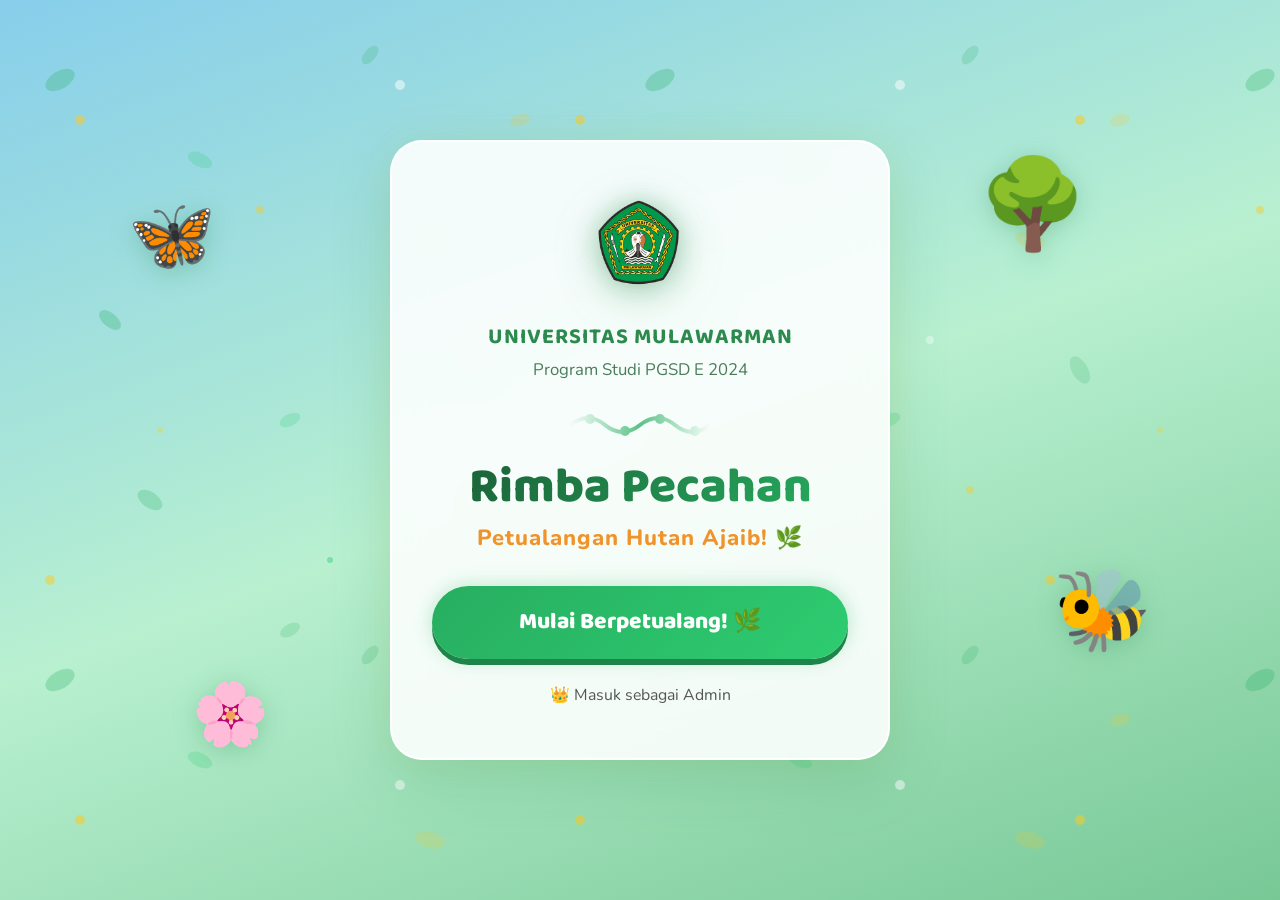
<file: index.html>
<!DOCTYPE html>
<html lang="id">
<head>
    <meta charset="UTF-8">
    <meta name="viewport" content="width=device-width, initial-scale=1.0">
    <meta name="description" content="Rimba Ajaib Pecahan - eLKPD Matematika Pecahan untuk siswa SD dengan tema hutan ajaib yang menyenangkan.">
    <title>E-LKPD Matematika - Universitas Mulawarman</title>
    <link rel="stylesheet" href="css/style.css">
    <style>
        .login-wrap {
            min-height: 100vh; display: flex;
            align-items: center; justify-content: center;
            padding: 24px; position: relative; overflow: hidden;
            background: linear-gradient(160deg, #87ceeb 0%, #b8f0d0 50%, #78c896 100%);
        }

        .login-panel {
            max-width: 500px; width: 100%;
            padding: 50px 40px;
            animation: slideUp 1s cubic-bezier(0.68,-0.55,0.265,1.55);
            text-align: center; z-index: 10;
            background: rgba(255,255,255,0.88);
            border: 2px solid rgba(255,255,255,0.95);
            box-shadow: 0 20px 60px rgba(45,138,78,0.2), 0 0 40px rgba(249,202,36,0.08);
        }

        .logo-mascot {
            margin-bottom: 15px;
            filter: drop-shadow(0 8px 20px rgba(45,138,78,0.3));
            animation: float 3s ease-in-out infinite;
        }

        .login-title {
            font-family: 'Baloo 2', sans-serif;
            font-size: 2.8rem; font-weight: 900;
            background: linear-gradient(135deg, #1a5c35, #27ae60);
            -webkit-background-clip: text; -webkit-text-fill-color: transparent;
            background-clip: text; margin-bottom: 6px;
            line-height: 1.1;
        }

        .login-sub { color: var(--honey-orange); font-size: 1.25rem; font-weight: 800; margin-bottom: 30px; letter-spacing: 1px; }

        /* Forest vine ornament */
        .forest-ornament {
            width: 140px; height: 32px; margin: 0 auto 20px;
            background: linear-gradient(90deg, transparent, var(--leaf-vivid), transparent);
            mask: url("data:image/svg+xml,%3Csvg xmlns='http://www.w3.org/2000/svg' viewBox='0 0 140 32'%3E%3Cpath d='M0 16Q18 2 35 16T70 16T105 16T140 16' stroke='white' stroke-width='4' fill='none'/%3E%3Ccircle cx='20' cy='10' r='5' fill='white'/%3E%3Ccircle cx='55' cy='22' r='5' fill='white'/%3E%3Ccircle cx='90' cy='10' r='5' fill='white'/%3E%3Ccircle cx='125' cy='22' r='5' fill='white'/%3E%3C/svg%3E");
            -webkit-mask: url("data:image/svg+xml,%3Csvg xmlns='http://www.w3.org/2000/svg' viewBox='0 0 140 32'%3E%3Cpath d='M0 16Q18 2 35 16T70 16T105 16T140 16' stroke='white' stroke-width='4' fill='none'/%3E%3Ccircle cx='20' cy='10' r='5' fill='white'/%3E%3Ccircle cx='55' cy='22' r='5' fill='white'/%3E%3Ccircle cx='90' cy='10' r='5' fill='white'/%3E%3Ccircle cx='125' cy='22' r='5' fill='white'/%3E%3C/svg%3E");
            opacity: 0.75;
        }

        /* Floating Forest Elements */
        .mascot-side {
            position: absolute; font-size: 4rem; animation: float 4s ease-in-out infinite;
            filter: drop-shadow(0 4px 12px rgba(45,138,78,0.3)); pointer-events: none; z-index: 1;
        }
        .mascot-left   { left: 10%; top: 20%; animation-delay: 0.5s; }
        .mascot-right  { right: 10%; bottom: 25%; animation-delay: 1s; font-size: 4.5rem; }
        .mascot-flower { left: 15%; bottom: 15%; font-size: 3.5rem; animation: float 5s ease-in-out infinite alternate; }
        .mascot-tree   { right: 15%; top: 15%; font-size: 5rem; animation: breathe 6s ease-in-out infinite; }

        .univ-title {
            color: var(--forest-mid);
            font-family: 'Baloo 2', sans-serif;
            font-size: 1.25rem;
            margin-bottom: 2px;
            text-transform: uppercase;
            letter-spacing: 1px;
            font-weight: 700;
        }

        .univ-sub {
            color: var(--text-secondary);
            font-size: 0.95rem;
            margin-bottom: 25px;
        }

        .btn-mulai {
            display: block; width: 100%; text-decoration: none; padding: 18px; margin-top: 10px;
            background: linear-gradient(135deg, #27ae60, #2ecc71);
            color: #fff; font-family: 'Baloo 2', sans-serif; font-weight: 900; font-size: 1.3rem;
            border-radius: var(--radius-full); box-shadow: 0 6px 0 #1e8449, 0 0 20px rgba(39,174,96,0.3);
            transition: all var(--transition-med); animation: pulseGlow 2s infinite;
        }
        .btn-mulai:hover  { transform: translateY(-3px); box-shadow: 0 9px 0 #1e8449, 0 0 30px rgba(39,174,96,0.5); }
        .btn-mulai:active { transform: translateY(4px);  box-shadow: 0 0 0 #1e8449; }

        @media (max-width: 1024px) {
            .mascot-left { left: 5%; } .mascot-right { right: 5%; }
            .mascot-flower { left: 8%; } .mascot-tree { right: 8%; }
        }
        @media (max-width: 768px) {
            .mascot-left, .mascot-right, .mascot-flower, .mascot-tree { opacity: 0.4; }
            .mascot-right { bottom: 10%; } .mascot-left { top: 10%; }
        }
        @media (max-width: 600px) {
            .login-panel { padding: 35px 24px; }
            .login-title { font-size: 2.2rem; }
            .mascot-side { display: none; }
        }
    </style>
</head>
<body>

    <main class="login-wrap">
        <!-- Floating Forest Elements -->
        <div class="mascot-side mascot-left anim-breathe">🦋</div>
        <div class="mascot-side mascot-right anim-float">🐝</div>
        <div class="mascot-side mascot-flower">🌸</div>
        <div class="mascot-side mascot-tree">🌳</div>

        <!-- Forest leaf layers from style.css -->
        <div class="forest-layer layer1"></div>
        <div class="forest-layer layer2"></div>

        <section class="glass-panel login-panel">

            <!-- University Logo -->
            <div class="logo-mascot">
                <img src="img/univ.png" alt="Logo Universitas" style="width: 105px; height: 105px; object-fit: contain; filter: drop-shadow(0 0 12px rgba(45,138,78,0.3));">
            </div>

            <h2 class="univ-title">Universitas Mulawarman</h2>
            <p class="univ-sub">Program Studi PGSD E 2024</p>

            <div class="forest-ornament"></div>

            <h1 class="login-title">Rimba Pecahan</h1>
            <p class="login-sub">Petualangan Hutan Ajaib! 🌿</p>

            <a href="login.html" class="btn-mulai" onclick="if(typeof AudioManager !== 'undefined') AudioManager.playClick();">
                Mulai Berpetualang! 🌿
            </a>

            <div style="margin-top: 24px; font-size: 0.9rem;">
                <a href="admin_login.html" style="color: #555; text-decoration: none;">👑 Masuk sebagai Admin</a>
            </div>

        </section>
    </main>

    <script src="js/script.js"></script>
    <script>
        // Auto-redirect to login page after 3.5 seconds
        setTimeout(() => {
            if(typeof AudioManager !== 'undefined') AudioManager.playClick();
            navigasiHalaman('login.html');
        }, 3500);
    </script>
</body>
</html>
</file>
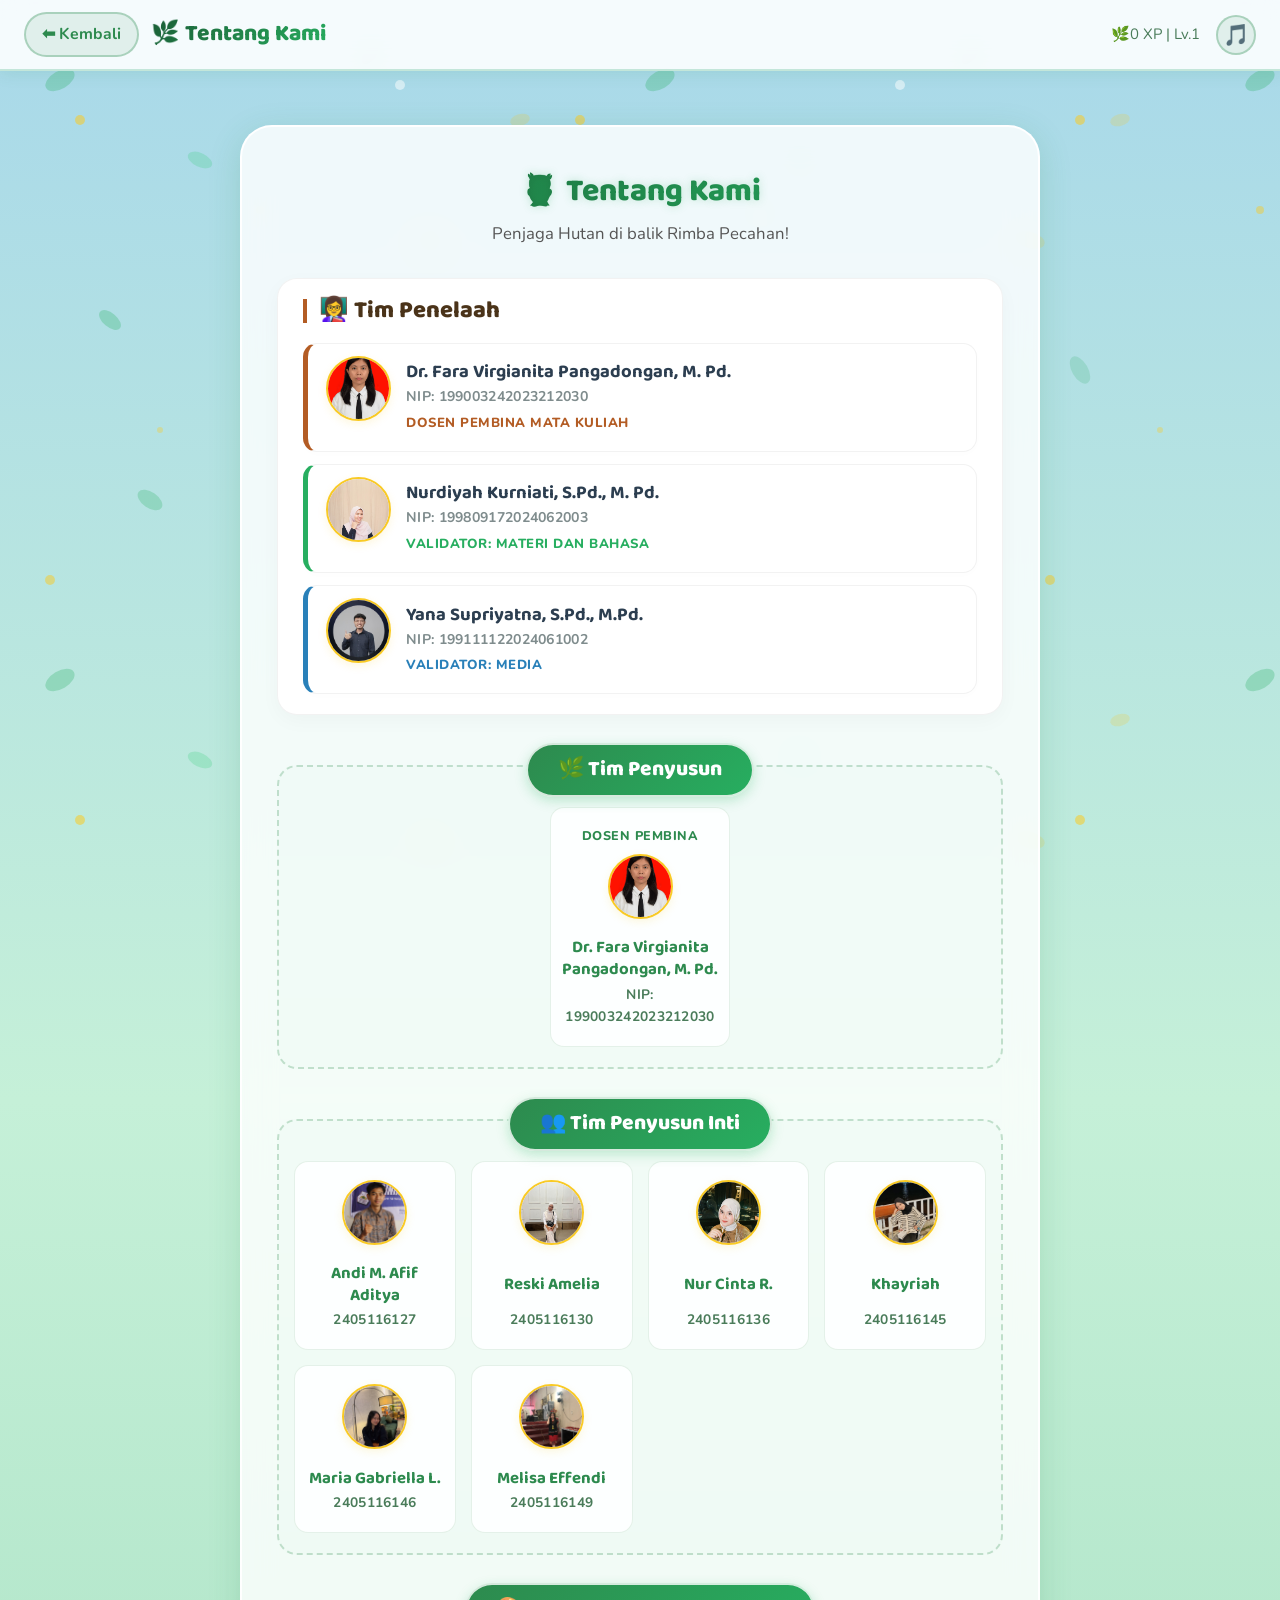
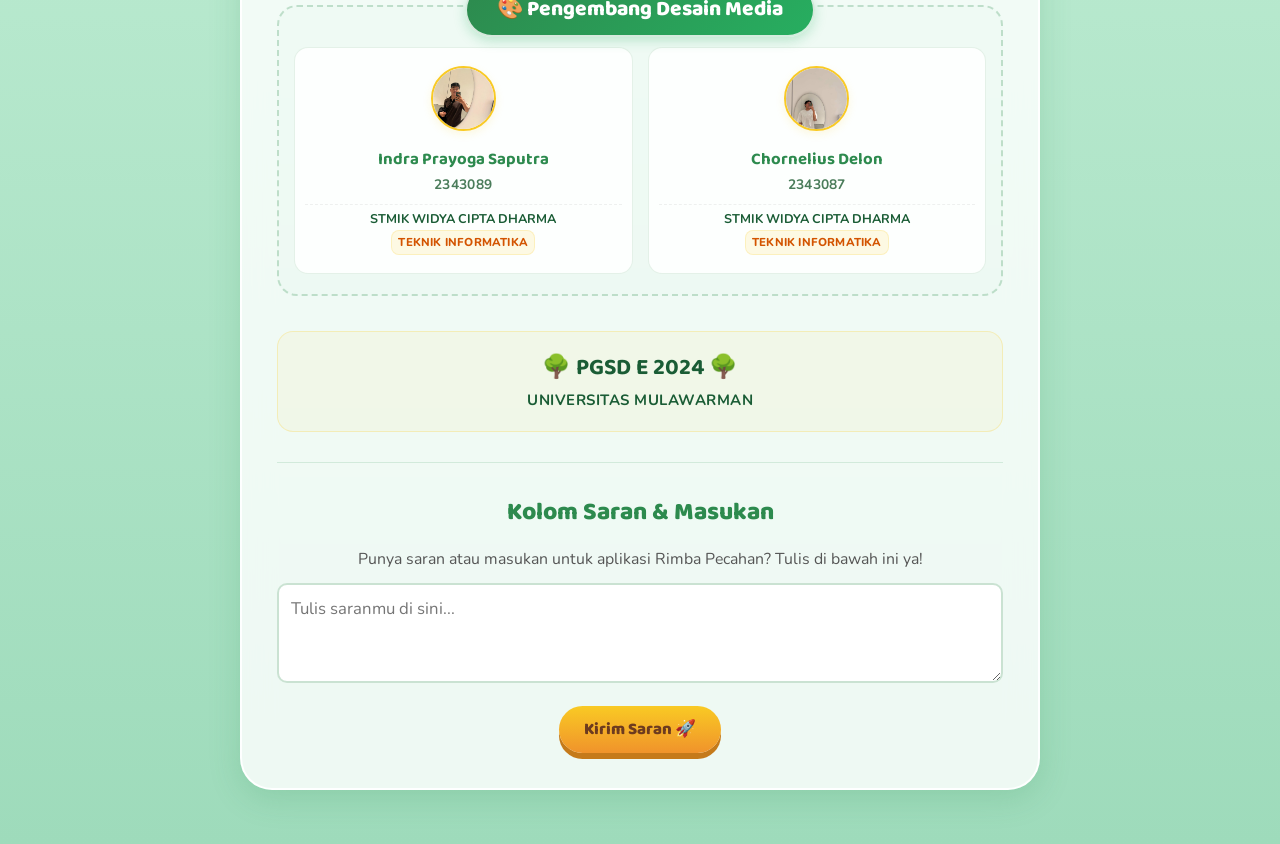
<file: about.html>
<!DOCTYPE html>
<html lang="id">
<head>
    <meta charset="UTF-8">
    <meta name="viewport" content="width=device-width, initial-scale=1.0">
    <meta name="description" content="Tentang Kami - Tim pengembang eLKPD Rimba Pecahan.">
    <title>Rimba Pecahan - Tentang Kami</title>
    <link rel="stylesheet" href="css/style.css">
    <style>
        /* Container Utama */
        .about-panel { max-width: 800px; margin: 30px auto; padding-top: 40px !important; }
        
        .section-heading { font-family: 'Baloo 2'; font-weight: 800; color: var(--forest-dark); text-shadow: 0 0 8px rgba(39, 174, 96, 0.25); }

        /* ==========================================
           GAYA TIM PENELAAH
           ========================================== */
        .penelaah-container {
            background: #ffffff;
            border-radius: 20px;
            padding: 20px 25px;
            margin-bottom: 35px;
            box-shadow: 0 6px 20px rgba(0, 0, 0, 0.03);
            border: 1px solid rgba(0, 0, 0, 0.05);
        }
        .penelaah-title {
            display: flex;
            align-items: center;
            gap: 10px;
            font-family: 'Baloo 2', cursive;
            font-size: 1.35rem;
            color: #4a3319;
            margin-bottom: 20px;
            border-left: 4px solid #b35c24;
            padding-left: 12px;
            line-height: 1;
            font-weight: 800;
        }
        .reviewer-card {
            display: flex;
            align-items: center;
            gap: 15px;
            background: #ffffff;
            border: 1px solid #f2f2f2;
            border-radius: 14px;
            padding: 12px 18px;
            margin-bottom: 12px;
            box-shadow: 0 2px 8px rgba(0, 0, 0, 0.01);
            text-align: left;
            transition: transform 0.2s ease;
        }
        .reviewer-card:hover { transform: translateY(-2px); }
        .reviewer-card:last-child { margin-bottom: 0; }
        
        .reviewer-card.border-brown { border-left: 5px solid #b35c24; }
        .reviewer-card.border-green { border-left: 5px solid #27ae60; }
        .reviewer-card.border-blue { border-left: 5px solid #2980b9; }

        .reviewer-icon { width: 45px; height: 45px; border-radius: 50%; display: flex; align-items: center; justify-content: center; font-size: 1.2rem; flex-shrink: 0; }
        .reviewer-card.border-brown .reviewer-icon { background: #fdf5ef; }
        .reviewer-card.border-green .reviewer-icon { background: #effdf4; }
        .reviewer-card.border-blue .reviewer-icon { background: #eff7fd; }

        .reviewer-info { display: flex; flex-direction: column; gap: 1px; }
        .reviewer-name { font-family: 'Baloo 2', cursive; font-size: 1.05rem; font-weight: 700; color: #2c3e50; margin: 0; line-height: 1.3; }
        .reviewer-nip { font-size: 0.8rem; color: #7f8c8d; font-weight: bold; margin-top: 1px; letter-spacing: 0.3px; }
        .reviewer-role { font-size: 0.75rem; font-weight: 800; text-transform: uppercase; letter-spacing: 0.5px; margin-top: 3px; }
        
        .reviewer-card.border-brown .reviewer-role { color: #b35c24; }
        .reviewer-card.border-green .reviewer-role { color: #27ae60; }
        .reviewer-card.border-blue .reviewer-role { color: #2980b9; }

        /* ==========================================
           AREA TIM PENYUSUN & PENGEMBANG DESAIN
           ========================================== */
        .team-wrapper {
            position: relative;
            margin-top: 50px;
            padding: 35px 15px 20px 15px;
            border-radius: 20px;
            border: 2px dashed rgba(45, 138, 78, 0.25);
            background: rgba(45, 138, 78, 0.01);
            margin-bottom: 35px;
        }

        .team-badge {
            background: linear-gradient(135deg, var(--forest-mid) 0%, var(--leaf-vivid) 100%);
            color: white;
            padding: 8px 30px;
            border-radius: 50px;
            font-family: 'Baloo 2', cursive;
            font-size: 1.2rem;
            border: 2px solid rgba(255, 255, 255, 0.8);
            box-shadow: 0 4px 12px rgba(39, 174, 96, 0.25);
            position: absolute;
            top: -24px;
            left: 50%;
            transform: translateX(-50%);
            z-index: 10;
            white-space: nowrap;
            font-weight: 800;
        }

        .dev-grid { 
            display: grid; 
            grid-template-columns: repeat(auto-fit, minmax(140px, 1fr)); 
            gap: 15px; 
            margin-top: 5px; 
        }

        /* Centering untuk grid Dr. Fara */
        .dev-grid-center {
            display: flex;
            justify-content: center;
            flex-wrap: wrap;
            gap: 15px;
            margin-top: 5px;
        }
        .dev-grid-center .dev-member {
            width: 180px;
        }

        /* Label Peran di Atas Foto */
        .member-title-top {
            font-size: 0.72rem;
            font-weight: 800;
            color: var(--forest-mid);
            text-transform: uppercase;
            letter-spacing: 0.5px;
            margin-bottom: 8px;
            display: block;
        }

        .dev-member { 
            background: rgba(255, 255, 255, 0.9); 
            padding: 18px 10px; 
            border-radius: 14px; 
            border: 1px solid rgba(45, 138, 78, 0.12); 
            text-align: center; 
            transition: all 0.2s ease; 
            display: flex;
            flex-direction: column;
            justify-content: space-between;
        }

        .dev-member:hover { 
            transform: translateY(-5px); 
            background: #ffffff;
            border-color: var(--sunny-yellow);
            box-shadow: 0 6px 15px rgba(249, 202, 36, 0.2);
        }

        .dev-ava img { 
            width: 65px; height: 65px; 
            border-radius: 50%; 
            border: 2.5px solid var(--sunny-yellow); 
            box-shadow: 0 3px 8px rgba(249, 202, 36, 0.15);
            margin: 0 auto 10px;
            object-fit: cover;
        }

        .dev-name { font-family: 'Baloo 2'; font-weight: 700; color: var(--forest-mid); font-size: 0.95rem; line-height: 1.3; margin-bottom: 3px; }
        .dev-nim { font-size: 0.78rem; color: var(--text-secondary); font-weight: 700; letter-spacing: 0.3px; }
        
        /* Gaya Tampilan Kampus & Prodi */
        .dev-univ { font-size: 0.72rem; font-weight: 700; color: var(--forest-dark); margin-top: 8px; line-height: 1.2; border-top: 1px dashed rgba(0,0,0,0.06); padding-top: 6px; }
        .dev-prodi { font-size: 0.65rem; font-weight: 800; color: #d35400; background: rgba(249, 202, 36, 0.12); padding: 2px 6px; border-radius: 8px; display: inline-block; margin-top: 3px; border: 1px solid rgba(249, 202, 36, 0.2); text-transform: uppercase; letter-spacing: 0.2px; }

        /* Universitas Badge */
        .univ-badge { 
            text-align: center; 
            margin-top: 15px; 
            padding: 18px; 
            background: rgba(249, 202, 36, 0.06); 
            border: 1.5px solid rgba(249, 202, 36, 0.25); 
            border-radius: 16px; 
        }
        .univ-badge h3 { font-family: 'Baloo 2'; color: var(--forest-dark); font-size: 1.3rem; margin-bottom: 3px; }
        .univ-badge h4 { font-size: 0.85rem; color: var(--forest-dark); font-weight: bold; letter-spacing: 0.5px; }

        /* Review Section */
        .btn-gold { 
            background: linear-gradient(to bottom, var(--sunny-yellow), var(--honey-orange));
            color: var(--wood-dark); font-weight: 800; padding: 10px 25px; border-radius: 50px;
            border: none; cursor: pointer; transition: 0.2s; font-size: 0.95rem;
        }
        .btn-gold:hover { transform: scale(1.05); box-shadow: 0 0 15px rgba(249, 202, 36, 0.4); }
        
        .divider { border: 0; height: 1px; background: rgba(45, 138, 78, 0.15); margin: 30px 0; }
        .section-title { font-family: 'Baloo 2'; font-size: 1.4rem; color: var(--forest-mid); font-weight: 800; margin-bottom: 15px;}
    </style>
</head>
<body>
    <script src="js/script.js"></script>
    <script>
        renderTopNav('Tentang Kami', true, 'dashboard.html');

        document.body.insertAdjacentHTML('beforeend', `
        <main class="page-container">
            <div class="glass-panel about-panel">
                <div class="section-heading" style="text-align:center; font-size:1.8rem; margin-bottom:3px;">🦉 Tentang Kami</div>
                <div class="section-subtitle" style="text-align:center; font-size:0.95rem; margin-bottom:30px; color:#555;">Penjaga Hutan di balik Rimba Pecahan!</div>

                <div class="penelaah-container">
                    <div class="penelaah-title">👩‍🏫 Tim Penelaah</div>
                    
                    <div class="reviewer-card border-brown">
                        <div class="dev-ava"><img src="img/fara.png" alt="Dr. Fara"></div>
                        <div class="reviewer-info">
                            <div class="reviewer-name">Dr. Fara Virgianita Pangadongan, M. Pd.</div>
                            <div class="reviewer-nip">NIP: 199003242023212030</div>
                            <div class="reviewer-role">Dosen Pembina Mata Kuliah</div>
                        </div>
                    </div>

                    <div class="reviewer-card border-green">
                        <div class="dev-ava"><img src="img/nurdiyah.jpeg" alt="Dr. Fara"></div>
                        <div class="reviewer-info">
                            <div class="reviewer-name">Nurdiyah Kurniati, S.Pd., M. Pd.</div>
                            <div class="reviewer-nip">NIP: 199809172024062003</div>
                            <div class="reviewer-role">Validator: Materi dan Bahasa</div>
                        </div>
                    </div>

                    <div class="reviewer-card border-blue">
                        <div class="dev-ava"><img src="img/yana.jpg" alt="Dr. Fara"></div>
                        <div class="reviewer-info">
                            <div class="reviewer-name">Yana Supriyatna, S.Pd., M.Pd.</div>
                            <div class="reviewer-nip">NIP: 199111122024061002</div>
                            <div class="reviewer-role">Validator: Media</div>
                        </div>
                    </div>
                </div>
                
                <div class="team-wrapper">
                    <div class="team-badge">🌿 Tim Penyusun</div>
                    <div class="dev-grid-center">
                        <div class="dev-member">
                            <div>
                                <span class="member-title-top">Dosen Pembina</span>
                                <div class="dev-ava"><img src="img/fara.png" alt="Dr. Fara"></div>
                                <div class="dev-name">Dr. Fara Virgianita Pangadongan, M. Pd.</div>
                                <div class="dev-nim">NIP: 199003242023212030</div>
                            </div>
                        </div>
                    </div> 
                </div>

                <div class="team-wrapper">
                    <div class="team-badge">👥 Tim Penyusun Inti</div>
                    <div class="dev-grid">
                        <div class="dev-member">
                            <div class="dev-ava"><img src="img/andi.jpg" alt="Andi"></div>
                            <div class="dev-name">Andi M. Afif Aditya</div>
                            <div class="dev-nim">2405116127</div>
                        </div>
                        <div class="dev-member">
                            <div class="dev-ava"><img src="img/reski.jpg" alt="Reski"></div>
                            <div class="dev-name">Reski Amelia</div>
                            <div class="dev-nim">2405116130</div>
                        </div>
                        <div class="dev-member">
                            <div class="dev-ava"><img src="img/nurcinta.jpg" alt="Nur Cinta"></div>
                            <div class="dev-name">Nur Cinta R.</div>
                            <div class="dev-nim">2405116136</div>
                        </div>
                        <div class="dev-member">
                            <div class="dev-ava"><img src="img/khayriah.jpg" alt="Khayriah"></div>
                            <div class="dev-name">Khayriah</div>
                            <div class="dev-nim">2405116145</div>
                        </div>
                        <div class="dev-member">
                            <div class="dev-ava"><img src="img/maria.jpg" alt="Maria"></div>
                            <div class="dev-name">Maria Gabriella L.</div>
                            <div class="dev-nim">2405116146</div>
                        </div>                       
                        <div class="dev-member">
                            <div class="dev-ava"><img src="img/melisa.jpg" alt="Melisa"></div>
                            <div class="dev-name">Melisa Effendi</div>
                            <div class="dev-nim">2405116149</div>
                        </div>
                    </div> 
                </div>

                <div class="team-wrapper">
                    <div class="team-badge">🎨 Pengembang Desain Media</div>
                    <div class="dev-grid" style="grid-template-columns: repeat(auto-fit, minmax(180px, 1fr));">
                        <div class="dev-member">
                            <div>
                                <div class="dev-ava"><img src="img/indra.jpg" alt="Indra"></div>
                                <div class="dev-name">Indra Prayoga Saputra</div>
                                <div class="dev-nim">2343089</div>
                            </div>
                            <div>
                                <div class="dev-univ">STMIK WIDYA CIPTA DHARMA</div>
                                <div class="dev-prodi">TEKNIK INFORMATIKA</div>
                            </div>
                        </div>
                        <div class="dev-member">
                            <div>
                                <div class="dev-ava"><img src="img/delon.jpg" alt="Delon"></div>
                                <div class="dev-name">Chornelius Delon</div>
                                <div class="dev-nim">2343087</div>
                            </div>
                            <div>
                                <div class="dev-univ">STMIK WIDYA CIPTA DHARMA</div>
                                <div class="dev-prodi">TEKNIK INFORMATIKA</div>
                            </div>
                        </div>
                    </div>
                </div>

                <div class="univ-badge">
                    <h3>🌳 PGSD E 2024 🌳</h3>
                    <h4>UNIVERSITAS MULAWARMAN</h4>
                </div>

                <hr class="divider">

                <div class="review-section" style="text-align:center">
                    <div class="section-title">Kolom Saran & Masukan</div>

                    <div class="review-q">
                        <p style="margin-bottom:10px; font-size:0.9rem; color:#555;">Punya saran atau masukan untuk aplikasi Rimba Pecahan? Tulis di bawah ini ya!</p>
                        <textarea id="saranText" style="width:100%; min-height:100px; border-radius:10px; padding:12px; font-family:'Nunito', sans-serif; font-size:0.95rem; border:2px solid rgba(45,138,78,0.25);" placeholder="Tulis saranmu di sini..."></textarea>
                    </div>

                    <button class="btn-gold" style="margin-top:15px" onclick="submitSaran()">Kirim Saran 🚀</button>
                </div>
            </div>
        </main>`);

        function submitSaran() {
            const text = document.getElementById('saranText').value.trim();
            if (!text) {
                alert('Tulis saranmu dulu ya! 😊');
                return;
            }
            const s = SpaceStore.get();
            SpaceStore.addFeedback(text, s.username, s.kelas);
            
            if(typeof AudioManager !== 'undefined') AudioManager.playClick();
            alert('Terima kasih atas saran dan masukanmu! 🌿');
            document.getElementById('saranText').value = '';
        }
    </script>
</body>
</html>
</file>
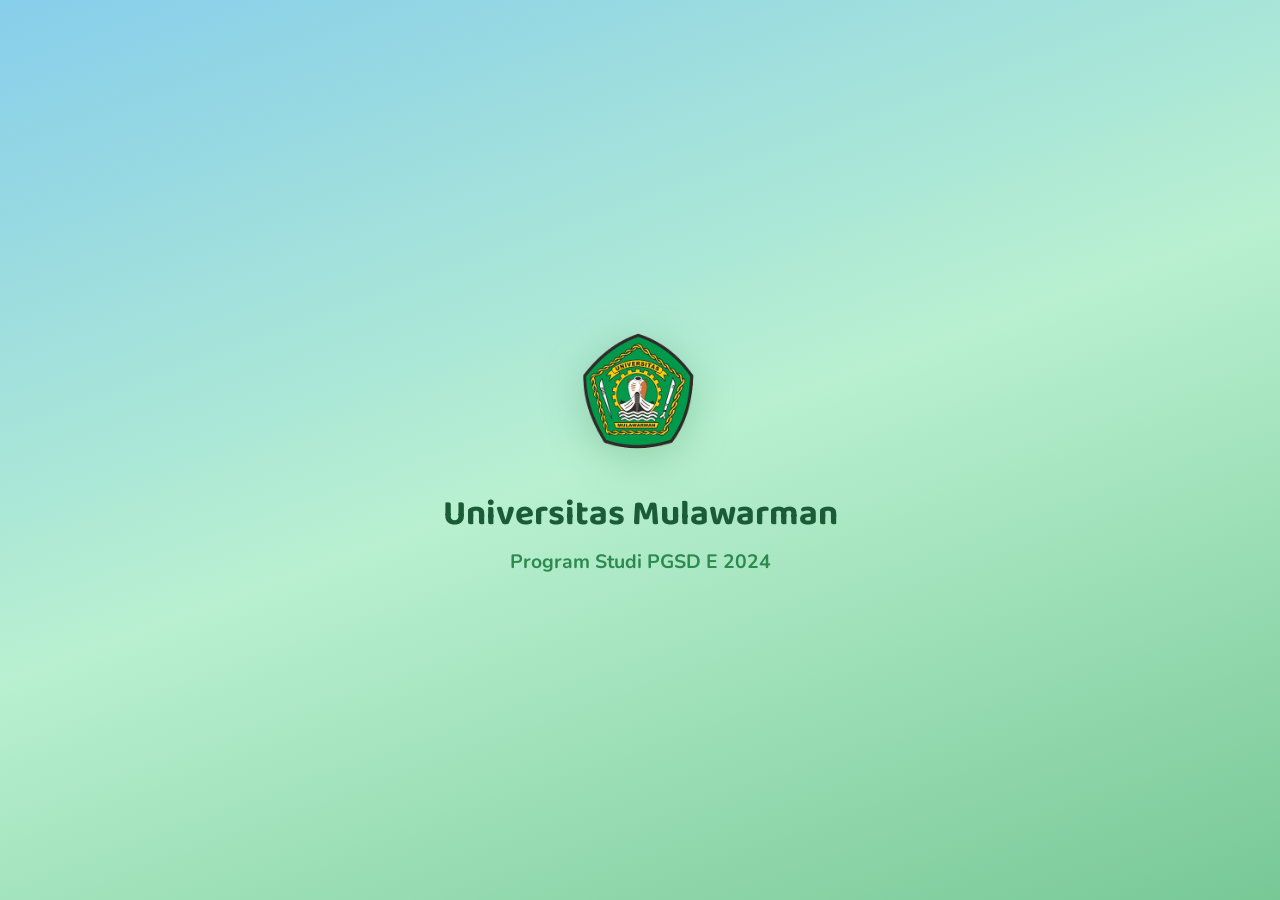
<file: admin_feedback.html>
<!DOCTYPE html>
<html lang="id">
<head>
    <meta charset="UTF-8">
    <meta name="viewport" content="width=device-width, initial-scale=1.0">
    <meta name="description" content="Dashboard Admin - Data Feedback & Refleksi Siswa">
    <title>Admin - Dashboard Feedback</title>
    <link rel="stylesheet" href="css/style.css">
    <style>
        .admin-panel { max-width: 950px; margin: 24px auto; background: rgba(255,255,255,0.92); padding: 30px; border-radius: var(--radius-md); }
        .feedback-text { font-size: 1rem; color: #333; line-height: 1.5; }
        table { width: 100%; border-collapse: collapse; margin-top: 16px; }
        th, td { padding: 12px; text-align: left; border-bottom: 1px solid rgba(45, 138, 78, 0.15); }
        th { background: var(--forest-dark); color: white; font-size: 0.9rem; }
        tr:nth-child(even) { background-color: rgba(45, 138, 78, 0.04); }
        tr:hover { background-color: rgba(249, 202, 36, 0.08); }

        .tabs { display: flex; gap: 8px; margin-bottom: 20px; border-bottom: 2px solid rgba(45, 138, 78, 0.2); padding-bottom: 0; }
        .tab-btn {
            padding: 12px 24px; border: none; background: rgba(45,138,78,0.08);
            cursor: pointer; border-radius: 10px 10px 0 0; font-family: 'Baloo 2';
            font-weight: bold; font-size: 1rem; color: #777; transition: 0.3s;
            border-bottom: 3px solid transparent;
        }
        .tab-btn:hover { background: rgba(45,138,78,0.15); color: #555; }
        .tab-btn.active { background: var(--leaf-vivid); color: white; border-bottom-color: var(--forest-dark); }
        .tab-content { display: none; }
        .tab-content.active { display: block; animation: fadeIn 0.4s ease; }
        @keyframes fadeIn { from { opacity: 0; transform: translateY(10px); } to { opacity: 1; transform: translateY(0); } }

        .action-bar { display: flex; justify-content: space-between; flex-wrap: wrap; gap: 10px; margin-bottom: 20px; }
        .action-group { display: flex; gap: 8px; flex-wrap: wrap; }
        .action-btn {
            padding: 10px 18px; border: none; border-radius: 8px; cursor: pointer;
            font-weight: 700; font-size: 0.9rem; transition: 0.3s; display: inline-flex;
            align-items: center; gap: 6px;
        }
        .action-btn:hover { transform: translateY(-2px); box-shadow: 0 4px 12px rgba(0,0,0,0.15); }
        .btn-download { background: #27ae60; color: white; }
        .btn-import { background: #2980b9; color: white; }
        .btn-logout { background: #95a5a6; color: white; }
        .btn-clear { background: #e74c3c; color: white; }

        .stats-bar { display: flex; gap: 16px; margin-bottom: 20px; flex-wrap: wrap; }
        .stat-card {
            flex: 1; min-width: 140px; padding: 16px; border-radius: 12px; text-align: center;
            background: rgba(45,138,78,0.06); border: 1px solid rgba(45,138,78,0.2);
        }
        .stat-card .num { font-family: 'Baloo 2'; font-size: 2rem; font-weight: 800; color: var(--forest-mid); }
        .stat-card .label { font-size: 0.85rem; color: #777; }

        .empty-state {
            text-align: center; padding: 50px 20px; background: rgba(255,255,255,0.5);
            border-radius: 12px; border: 2px dashed rgba(45,138,78,0.2);
        }
        .empty-state .icon { font-size: 3.5rem; margin-bottom: 10px; }
        .empty-state p { color: #888; font-size: 1.1rem; }
        .empty-state small { color: #aaa; display: block; margin-top: 8px; }
    </style>
</head>
<body>
    <script src="js/script.js"></script>
    <script>
        if (localStorage.getItem('isAdmin') !== 'true') {
            window.location.href = 'login.html';
        }
        renderTopNav('👑 Dashboard Admin', true, 'login.html');
    </script>

    <main class="page-container">
        <div class="glass-panel admin-panel">
            <div class="section-heading" style="font-size:1.8rem; margin-bottom:4px;">👑 Dashboard Admin Terpadu</div>
            <div class="section-subtitle" style="margin-bottom:20px;">Semua data saran dan catatan hutan dari <b>seluruh siswa</b> yang telah mengisi di perangkat ini.</div>

            <div id="statsBar" class="stats-bar"></div>

            <div class="action-bar">
                <div class="action-group">
                    <button class="action-btn btn-download" onclick="SpaceStore.exportToJSON()">📥 Download (.json)</button>
                    <label class="action-btn btn-import" style="cursor:pointer;">
                        📤 Import (.json)
                        <input type="file" id="importFile" accept=".json" style="display:none;" onchange="handleImport(event)">
                    </label>
                </div>
                <div class="action-group">
                    <button class="action-btn btn-logout" onclick="logoutAdmin()">🚪 Keluar</button>
                    <button class="action-btn btn-clear" onclick="clearData()">🗑️ Kosongkan Semua</button>
                </div>
            </div>

            <div class="tabs">
                <button class="tab-btn active" id="tabBtnSaran" onclick="switchTab('saran')">📝 Saran & Masukan</button>
                <button class="tab-btn" id="tabBtnRefleksi" onclick="switchTab('refleksi')">🌺 Catatan Hutan</button>
            </div>

            <div id="tab-saran" class="tab-content active"></div>
            <div id="tab-refleksi" class="tab-content"></div>
        </div>
    </main>

    <script>
        function renderData() {
            // Ambil data dari key localStorage yang terpisah
            const feedbacks = SpaceStore.getAllFeedbacks();
            const reflections = SpaceStore.getAllReflections();

            // Update stats cards
            document.getElementById('statsBar').innerHTML = `
                <div class="stat-card">
                    <div class="num">${feedbacks.length + reflections.length}</div>
                    <div class="label">Total Semua Data</div>
                </div>
                <div class="stat-card">
                    <div class="num">${feedbacks.length}</div>
                    <div class="label">Saran Masuk</div>
                </div>
                <div class="stat-card">
                    <div class="num">${reflections.length}</div>
                    <div class="label">Catatan Hutan</div>
                </div>
            `;

            // Update tab button labels with counts
            document.getElementById('tabBtnSaran').textContent = `📝 Saran & Masukan (${feedbacks.length})`;
            document.getElementById('tabBtnRefleksi').textContent = `🌺 Catatan Hutan (${reflections.length})`;

            // ========== Render Saran ==========
            let htmlSaran = '';
            if (feedbacks.length === 0) {
                htmlSaran = `<div class="empty-state"><div class="icon">🍃</div><p>Belum ada saran yang masuk.</p><small>Saran akan muncul di sini ketika siswa mengirimkan dari halaman Tentang Kami.</small></div>`;
            } else {
                htmlSaran = `<table><thead><tr><th style="width:160px;">Waktu</th><th style="width:140px;">Nama / Kelas</th><th>Saran / Masukan</th></tr></thead><tbody>`;
                feedbacks.slice().reverse().forEach(r => {
                    const dateStr = new Date(r.date).toLocaleString('id-ID', {day:'numeric',month:'short',year:'numeric',hour:'2-digit',minute:'2-digit'});
                    htmlSaran += `<tr><td style="font-size:0.85rem;color:#888;">${dateStr}</td><td><b>${r.username || 'Anonim'}</b><br><small style="color:#999;">Kelas: ${r.kelas || '-'}</small></td><td class="feedback-text">${r.text}</td></tr>`;
                });
                htmlSaran += `</tbody></table>`;
            }
            document.getElementById('tab-saran').innerHTML = htmlSaran;

            // ========== Render Refleksi ==========
            let htmlRefleksi = '';
            if (reflections.length === 0) {
                htmlRefleksi = `<div class="empty-state"><div class="icon">🌺</div><p>Belum ada catatan hutan yang masuk.</p><small>Catatan akan muncul di sini ketika siswa mengirimkan dari halaman Catatan Hutan.</small></div>`;
            } else {
                htmlRefleksi = `<table><thead><tr><th style="width:160px;">Waktu</th><th style="width:140px;">Nama / Kelas</th><th style="width:70px;text-align:center">Mood</th><th>Catatan</th></tr></thead><tbody>`;
                reflections.slice().reverse().forEach(r => {
                    const dateStr = new Date(r.date).toLocaleString('id-ID', {day:'numeric',month:'short',year:'numeric',hour:'2-digit',minute:'2-digit'});
                    htmlRefleksi += `<tr><td style="font-size:0.85rem;color:#888;">${dateStr}</td><td><b>${r.username || 'Anonim'}</b><br><small style="color:#999;">Kelas: ${r.kelas || '-'}</small></td><td style="font-size:1.5rem;text-align:center;">${r.mood}</td><td class="feedback-text">${r.text}</td></tr>`;
                });
                htmlRefleksi += `</tbody></table>`;
            }
            document.getElementById('tab-refleksi').innerHTML = htmlRefleksi;
        }

        function switchTab(tabId) {
            document.querySelectorAll('.tab-btn').forEach(btn => btn.classList.remove('active'));
            document.querySelectorAll('.tab-content').forEach(c => c.classList.remove('active'));
            document.getElementById('tabBtn' + tabId.charAt(0).toUpperCase() + tabId.slice(1)).classList.add('active');
            document.getElementById('tab-' + tabId).classList.add('active');
            if(typeof AudioManager !== 'undefined') AudioManager.playClick();
        }

        function clearData() {
            if(confirm('Yakin ingin menghapus SEMUA data saran & catatan hutan?\n\nPastikan Anda sudah "Download (.json)" terlebih dahulu!')) {
                SpaceStore.clearAllFeedbackData();
                renderData();
                alert('Semua data berhasil dihapus.');
            }
        }

        function logoutAdmin() {
            localStorage.removeItem('isAdmin');
            window.location.href = 'login.html';
        }

        function handleImport(event) {
            const file = event.target.files[0];
            if (!file) return;
            const reader = new FileReader();
            reader.onload = function(e) {
                const success = SpaceStore.importFromJSON(e.target.result);
                if (success) {
                    alert('Berhasil! Data dari file JSON telah digabungkan ke Dashboard.\nData duplikat otomatis dilewati.');
                    renderData();
                } else {
                    alert('Gagal! Format file JSON tidak valid.');
                }
            };
            reader.readAsText(file);
            event.target.value = '';
        }

        // Migrasi data lama: pindahkan data dari rimbaAjaibState ke key terpisah (jika ada)
        (function migrateOldData() {
            try {
                const oldState = JSON.parse(localStorage.getItem('rimbaAjaibState') || '{}');
                if (oldState.reflections && oldState.reflections.length > 0) {
                    const existing = JSON.parse(localStorage.getItem('rimbaReflections') || '[]');
                    oldState.reflections.forEach(r => {
                        const isDup = existing.some(e => e.date === r.date && e.text === r.text);
                        if (!isDup) existing.push(r);
                    });
                    localStorage.setItem('rimbaReflections', JSON.stringify(existing));
                    // Hapus dari state lama
                    oldState.reflections = [];
                    localStorage.setItem('rimbaAjaibState', JSON.stringify(oldState));
                }
                if (oldState.feedbacks && oldState.feedbacks.length > 0) {
                    const existing = JSON.parse(localStorage.getItem('rimbaFeedbacks') || '[]');
                    oldState.feedbacks.forEach(f => {
                        const isDup = existing.some(e => e.date === f.date && e.text === f.text);
                        if (!isDup) existing.push(f);
                    });
                    localStorage.setItem('rimbaFeedbacks', JSON.stringify(existing));
                    oldState.feedbacks = [];
                    localStorage.setItem('rimbaAjaibState', JSON.stringify(oldState));
                }
            } catch(e) { console.log('Migrasi: ', e); }
        })();

        // Render awal
        renderData();
        SpaceStore.subscribe(renderData);
    </script>
</body>
</html>
</file>
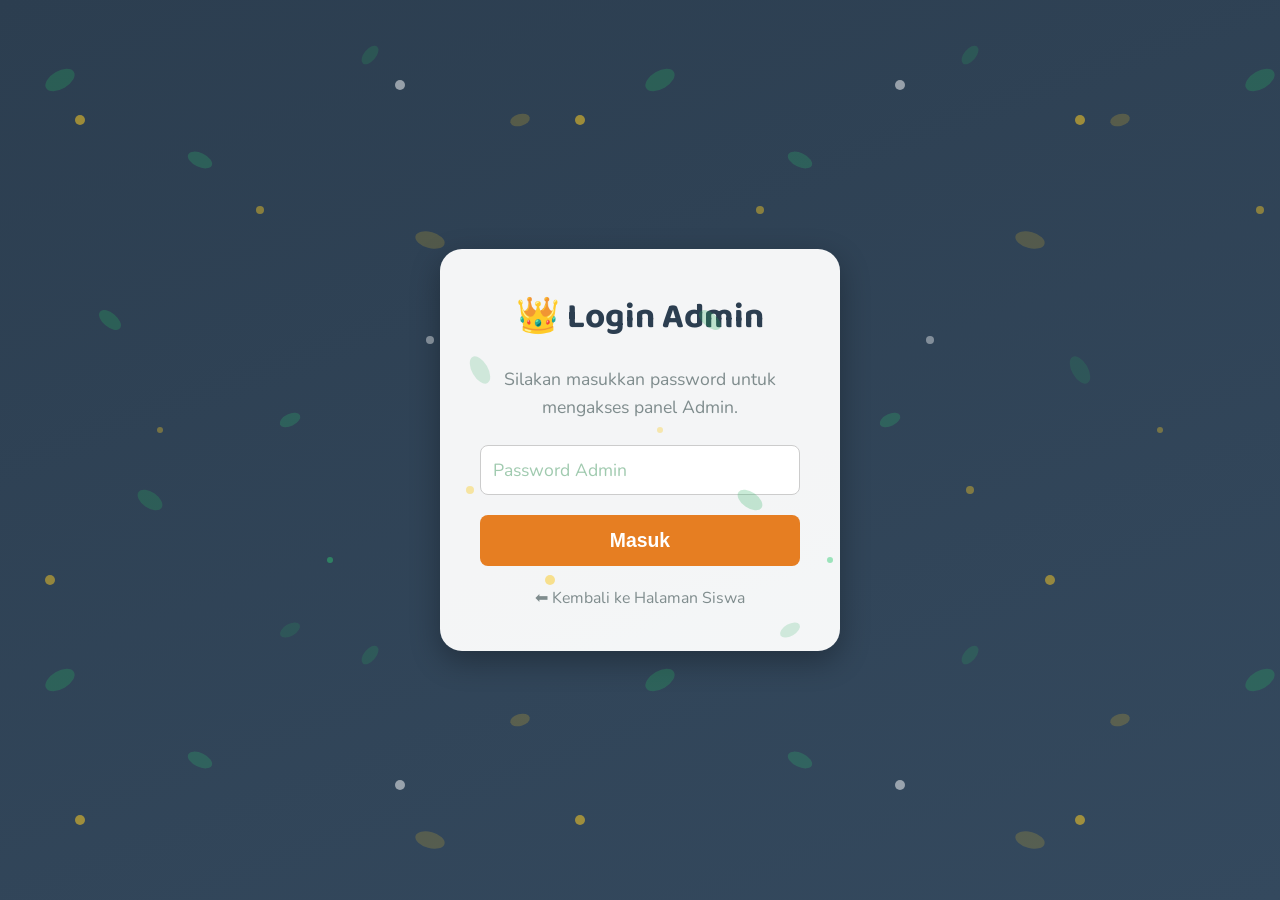
<file: admin_login.html>
<!DOCTYPE html>
<html lang="id">
<head>
    <meta charset="UTF-8">
    <meta name="viewport" content="width=device-width, initial-scale=1.0">
    <title>Login Admin - Rimba Pecahan</title>
    <link rel="stylesheet" href="css/style.css">
    <style>
        .login-wrap {
            min-height: 100vh; display: flex;
            align-items: center; justify-content: center;
            background: linear-gradient(160deg, #2c3e50 0%, #34495e 100%);
            padding: 24px;
        }
        .login-panel {
            max-width: 400px; width: 100%;
            padding: 40px; background: rgba(255,255,255,0.95);
            border-radius: var(--radius-md); text-align: center;
            box-shadow: 0 10px 30px rgba(0,0,0,0.3);
        }
        .login-title { font-size: 2rem; color: #2c3e50; margin-bottom: 20px; font-family: 'Baloo 2', sans-serif; }
        .input-field { background: white; border: 1px solid #ccc; width: 100%; padding: 12px; border-radius: 8px; margin-bottom: 20px; font-size: 1rem; box-sizing: border-box; }
        .btn-mulai { background: #e67e22; border: none; padding: 14px; width: 100%; color: white; font-weight: bold; border-radius: 8px; font-size: 1.1rem; cursor: pointer; transition: background 0.3s; }
        .btn-mulai:hover { background: #d35400; }
        .error-msg { color: #e74c3c; margin-bottom: 15px; display: none; font-size: 0.9rem; }
        .back-link { display: block; margin-top: 20px; color: #7f8c8d; text-decoration: none; font-size: 0.9rem; }
        .back-link:hover { color: #34495e; text-decoration: underline; }
    </style>
</head>
<body>
    <main class="login-wrap">
        <section class="login-panel">
            <h1 class="login-title">👑 Login Admin</h1>
            <p style="color: #7f8c8d; margin-bottom: 24px;">Silakan masukkan password untuk mengakses panel Admin.</p>
            <div id="errorMsg" class="error-msg">Password salah! Coba lagi.</div>
            <form id="adminForm">
                <input type="password" id="password" class="input-field" placeholder="Password Admin" required>
                <button type="submit" class="btn-mulai">Masuk</button>
            </form>
            <a href="login.html" class="back-link">⬅ Kembali ke Halaman Siswa</a>
        </section>
    </main>

    <script src="js/script.js"></script>
    <script>
        document.getElementById('adminForm').addEventListener('submit', function(e) {
            e.preventDefault();
            const pw = document.getElementById('password').value;
            // Password default admin adalah: admin123
            if (pw === 'admin123') {
                localStorage.setItem('isAdmin', 'true');
                if(typeof AudioManager !== 'undefined') AudioManager.playClick();
                navigasiHalaman('admin_feedback.html');
            } else {
                document.getElementById('errorMsg').style.display = 'block';
                if(typeof AudioManager !== 'undefined') AudioManager.playWrong();
            }
        });
    </script>
</body>
</html>
</file>
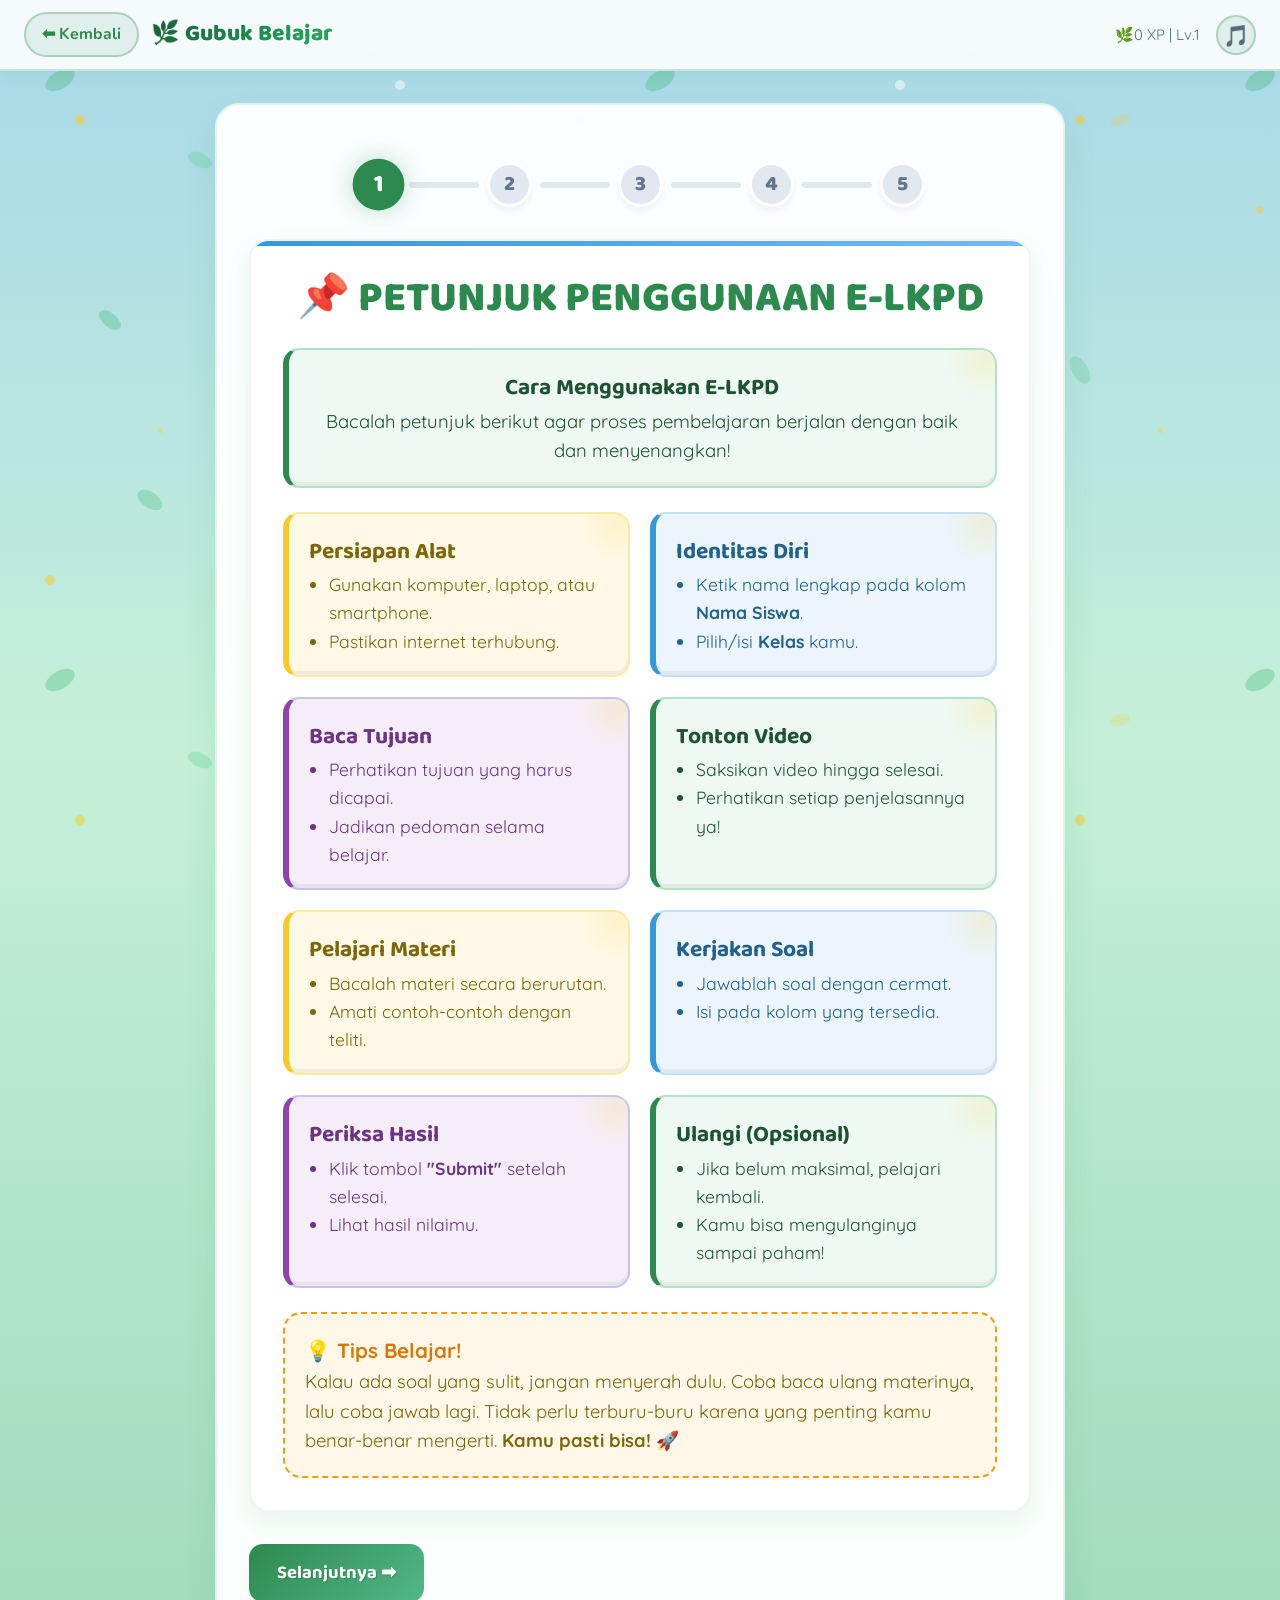
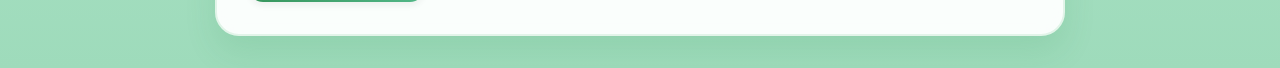
<file: belajar_pecahan.html>
<!DOCTYPE html>
<html lang="id">

<head>
    <meta charset="UTF-8">
    <meta name="viewport" content="width=device-width, initial-scale=1.0, maximum-scale=1.0, user-scalable=no">
    <meta name="description" content="Gubuk Belajar Pecahan - Materi pembelajaran pecahan interaktif untuk siswa SD di hutan ajaib.">
    <title>Rimba Pecahan - Gubuk Belajar</title>
    <link rel="stylesheet" href="css/style.css">
    <link rel="stylesheet" href="https://fonts.googleapis.com/css2?family=Baloo+2:wght@500;700;800&family=Quicksand:wght@500;700&display=swap">
    <style>
        /* Reset & Base Variables */
        * {
            box-sizing: border-box;
            font-family: 'Quicksand', sans-serif;
        }

        :root {
            --primary-green: #2d8a4e;
            --light-green: #52b788;
            --accent-orange: #f0932b;
            --accent-blue: #2cc4b6;
            --accent-purple: #8e44ad;
            --sunny-yellow: #f9ca24;
            --text-dark: #1a4a2a;
            --bg-card: #ffffff;
            --shadow-sm: 0 4px 6px rgba(0, 0, 0, 0.05);
            --shadow-md: 0 10px 25px rgba(45, 138, 78, 0.08);
            --shadow-lg: 0 16px 32px rgba(45, 138, 78, 0.12);
            --transition-smooth: all 0.35s cubic-bezier(0.25, 0.8, 0.25, 1);
        }

        body {
            background-color: #f4fbf7;
            margin: 0;
            padding: 0;
        }

        /* Container & Layout */
        .page-container {
            padding: 0 16px;
        }

        .station-panel {
            max-width: 850px;
            margin: 32px auto;
            padding: 32px;
            border-radius: 24px;
            background: rgba(255, 255, 255, 0.95);
            backdrop-filter: blur(12px);
            box-shadow: var(--shadow-lg);
            width: 100%;
            border: 2px solid #e2f4e9;
        }

        .step-content {
            display: none;
            animation: fadeIn 0.6s cubic-bezier(0.4, 0, 0.2, 1) forwards;
        }

        .step-content.active {
            display: block;
        }

        /* Stepper Custom Engine */
        .stepper {
            display: flex;
            align-items: center;
            justify-content: center;
            margin-bottom: 32px;
            gap: 8px;
            user-select: none;
        }

        .step-dot {
            width: 45px;
            height: 45px;
            border-radius: 50%;
            background: #e2e8f0;
            color: #64748b;
            display: flex;
            align-items: center;
            justify-content: center;
            font-weight: 800;
            font-family: 'Baloo 2', cursive;
            font-size: 1.2rem;
            cursor: pointer;
            transition: var(--transition-smooth);
            border: 3px solid #ffffff;
            box-shadow: var(--shadow-sm);
        }

        .step-dot.active {
            background: var(--primary-green);
            color: white;
            transform: scale(1.15);
            box-shadow: 0 0 20px rgba(45, 138, 78, 0.3);
        }

        .step-dot.completed {
            background: var(--light-green);
            color: white;
        }

        .step-line {
            flex: 1;
            height: 6px;
            background: #e2e8f0;
            max-width: 70px;
            border-radius: 10px;
            transition: var(--transition-smooth);
        }

        .step-line.completed {
            background: var(--light-green);
        }

        /* Kid-Card Premium Stylings */
        .kid-card {
            background: var(--bg-card);
            border-radius: 20px;
            padding: 32px;
            position: relative;
            box-shadow: var(--shadow-md);
            border: 2px solid #f0f5f2;
            transition: var(--transition-smooth);
            margin-bottom: 24px;
            overflow: hidden;
            width: 100%;
        }

        .kid-card:hover {
            transform: translateY(-4px);
            box-shadow: var(--shadow-lg);
            border-color: rgba(82, 183, 136, 0.3);
        }

        .card-accent {
            position: absolute;
            top: 0;
            left: 0;
            width: 100%;
            height: 8px;
        }

        .card-accent.green { background: linear-gradient(90deg, var(--primary-green), var(--light-green)); }
        .card-accent.blue { background: linear-gradient(90deg, #3498db, var(--accent-blue)); }
        .card-accent.orange { background: linear-gradient(90deg, #e67e22, var(--accent-orange)); }
        .card-accent.purple { background: linear-gradient(90deg, #9b59b6, var(--accent-purple)); }
        .card-accent.red { background: linear-gradient(90deg, #e74c3c, #ff7675); }

        /* Typography */
        .main-title {
            font-family: 'Baloo 2', cursive, sans-serif;
            font-size: 2.4rem;
            color: var(--primary-green);
            text-align: center;
            margin-bottom: 24px;
            font-weight: 800;
            line-height: 1.2;
        }

        /* Callouts */
        .fun-callout {
            padding: 20px;
            border-radius: 16px;
            margin-bottom: 16px;
            line-height: 1.6;
            transition: var(--transition-smooth);
            box-shadow: inset 0 -4px 0 rgba(0,0,0,0.05);
        }
        .fun-callout h3 {
            margin-top: 0;
            font-family: 'Baloo 2', cursive;
            font-size: 1.3rem;
        }
        .fun-callout.green { background: #eef9f3; border-left: 6px solid var(--primary-green); color: #1e5331; }
        .fun-callout.red { background: #fff5f5; border-left: 6px solid #e74c3c; color: #c0392b; }
        .fun-callout.yellow { background: #fef9e7; border-left: 6px solid var(--sunny-yellow); color: #7d6608; }
        .fun-callout.blue { background: #ebf5fb; border-left: 6px solid #3498db; color: #21618c; }
        .fun-callout.purple { background: #f5eef8; border-left: 6px solid var(--accent-purple); color: #6c3483; }

        /* Grids (Fluid & Responsive) */
        .topic-grid {
            display: grid;
            grid-template-columns: repeat(auto-fit, minmax(min(100%, 280px), 1fr));
            gap: 20px;
            margin-top: 24px;
        }

        .bento-grid {
            display: grid;
            grid-template-columns: repeat(auto-fit, minmax(min(100%, 240px), 1fr));
            gap: 20px;
            margin-bottom: 32px;
        }

        .bento-card {
            border-radius: 20px;
            padding: 24px;
            box-shadow: var(--shadow-sm);
            display: flex;
            flex-direction: column;
            justify-content: space-between;
            transition: var(--transition-smooth);
        }

        /* Custom Fraction Display Engine */
        .fraction-box {
            display: flex;
            align-items: center;
            justify-content: center;
            gap: 24px;
            background: #ffffff;
            padding: 20px;
            border-radius: 16px;
            margin: 20px 0;
            box-shadow: inset 0 2px 8px rgba(0, 0, 0, 0.03);
            border: 2px dashed #d5e8dc;
            flex-wrap: wrap;
        }

        .fraction-render {
            display: flex;
            flex-direction: column;
            align-items: center;
            font-family: 'Baloo 2', sans-serif;
            font-weight: 800;
            background: #f4fbf7;
            padding: 12px 24px;
            border-radius: 12px;
            box-shadow: var(--shadow-sm);
        }

        .fraction-line-ui {
            border-bottom: 4px solid var(--text-dark);
            width: 40px;
            margin: 6px 0;
            border-radius: 2px;
        }

        /* Video Player */
        .yt-player {
            position: relative;
            width: 100%;
            border-radius: 16px;
            overflow: hidden;
            margin: 24px 0;
            background: #000;
            box-shadow: 0 12px 30px rgba(45, 138, 78, 0.2);
            aspect-ratio: 16/9;
        }
        .yt-player iframe {
            position: absolute;
            top: 0;
            left: 0;
            width: 100%;
            height: 100%;
            border: none;
        }

        /* Stepper & Navigation Controls */
        .step-nav {
            display: flex;
            justify-content: space-between;
            align-items: center;
            margin-top: 32px;
            gap: 16px;
        }

        .btn-primary, .btn-secondary {
            padding: 14px 28px;
            border-radius: 14px;
            font-weight: bold;
            font-size: 1.05rem;
            cursor: pointer;
            border: none;
            transition: var(--transition-smooth);
            display: inline-flex;
            align-items: center;
            gap: 8px;
            box-shadow: 0 4px 6px rgba(0,0,0,0.05);
        }
        .btn-primary { 
            background: linear-gradient(135deg, var(--primary-green), var(--light-green)); 
            color: white; 
        }
        .btn-primary:hover {
            transform: translateY(-2px);
            box-shadow: 0 6px 14px rgba(45, 138, 78, 0.3);
        }
        .btn-secondary { background: #e2e8f0; color: #475569; }
        .btn-secondary:hover { background: #cbd5e1; }

        /* Target Goal Card Style */
        .target-card {
            background: #ffffff;
            border: 2px dashed #b7e4c7;
            border-radius: 16px;
            padding: 20px;
            margin-top: 16px;
            display: flex;
            align-items: flex-start;
            gap: 16px;
            transition: var(--transition-smooth);
        }
        .target-card:hover {
            border-color: var(--primary-green);
            background: #fafefe;
        }
        .target-icon {
            font-size: 2rem;
            background: #eef9f3;
            padding: 10px;
            border-radius: 12px;
            line-height: 1;
        }

        /* Micro-Animations */
        @keyframes fadeIn {
            from { opacity: 0; transform: translateY(15px); }
            to { opacity: 1; transform: translateY(0); }
        }

        @keyframes microBounce {
            0%, 100% { transform: translateY(0); }
            50% { transform: translateY(-8px); }
        }

        .animate-bounce-slow {
            display: inline-block;
            animation: microBounce 2.5s infinite ease-in-out;
        }

        /* Responsive Mobile Engine */
        @media screen and (max-width: 768px) {
            .station-panel { margin: 16px 0; padding: 20px 16px; border-radius: 16px; }
            .kid-card { padding: 20px 16px; }
            .main-title { font-size: 1.8rem; margin-bottom: 16px; }
            .fun-callout { padding: 16px; }
            .fraction-box { flex-direction: column; text-align: center; gap: 16px; }
            .metric-visualizer { flex-direction: column; gap: 12px; }
            .metric-visualizer .arrow { transform: rotate(90deg); }
            .step-nav { flex-direction: column-reverse; gap: 12px; }
            .step-nav button { width: 100%; justify-content: center; padding: 16px; }
            .step-dot { width: 36px; height: 36px; font-size: 1rem; }
        }
    </style>
</head>

<body>
    <script src="js/script.js"></script>
    <script>
        if(typeof renderTopNav === 'undefined'){ function renderTopNav(){} }

        renderTopNav('Gubuk Belajar', true, 'dashboard.html');

        var totalSteps = 5;
        var currentStep = 1;

        document.body.insertAdjacentHTML('beforeend', `
        <main class="page-container">
            <div class="glass-panel station-panel">
                <div class="stepper" id="stepper"></div>

                <div class="step-content active" id="step1">
                    <div class="kid-card">
                        <div class="card-accent blue"></div>
                        <h2 class="main-title">📌 PETUNJUK PENGGUNAAN E-LKPD</h2>

                        <div class="fun-callout green" style="text-align: center;">
                            <h3>Cara Menggunakan E-LKPD</h3>
                            <p style="margin-bottom: 0; font-size: 1.05rem;">
                                Bacalah petunjuk berikut agar proses pembelajaran berjalan dengan baik dan menyenangkan!
                            </p>
                        </div>

                        <div class="topic-grid">
                            <div class="fun-callout yellow" style="margin: 0;">
                                <h3> Persiapan Alat</h3>
                                <ul style="padding-left: 20px; margin-bottom: 0;">
                                    <li>Gunakan komputer, laptop, atau smartphone.</li>
                                    <li>Pastikan internet terhubung.</li>
                                </ul>
                            </div>

                            <div class="fun-callout blue" style="margin: 0;">
                                <h3> Identitas Diri</h3>
                                <ul style="padding-left: 20px; margin-bottom: 0;">
                                    <li>Ketik nama lengkap pada kolom <b>Nama Siswa</b>.</li>
                                    <li>Pilih/isi <b>Kelas</b> kamu.</li>
                                </ul>
                            </div>

                            <div class="fun-callout purple" style="margin: 0;">
                                <h3> Baca Tujuan</h3>
                                <ul style="padding-left: 20px; margin-bottom: 0;">
                                    <li>Perhatikan tujuan yang harus dicapai.</li>
                                    <li>Jadikan pedoman selama belajar.</li>
                                </ul>
                            </div>

                            <div class="fun-callout green" style="margin: 0;">
                                <h3> Tonton Video</h3>
                                <ul style="padding-left: 20px; margin-bottom: 0;">
                                    <li>Saksikan video hingga selesai.</li>
                                    <li>Perhatikan setiap penjelasannya ya!</li>
                                </ul>
                            </div>

                            <div class="fun-callout yellow" style="margin: 0;">
                                <h3> Pelajari Materi</h3>
                                <ul style="padding-left: 20px; margin-bottom: 0;">
                                    <li>Bacalah materi secara berurutan.</li>
                                    <li>Amati contoh-contoh dengan teliti.</li>
                                </ul>
                            </div>

                            <div class="fun-callout blue" style="margin: 0;">
                                <h3> Kerjakan Soal</h3>
                                <ul style="padding-left: 20px; margin-bottom: 0;">
                                    <li>Jawablah soal dengan cermat.</li>
                                    <li>Isi pada kolom yang tersedia.</li>
                                </ul>
                            </div>

                            <div class="fun-callout purple" style="margin: 0;">
                                <h3> Periksa Hasil</h3>
                                <ul style="padding-left: 20px; margin-bottom: 0;">
                                    <li>Klik tombol <b>"Submit"</b> setelah selesai.</li>
                                    <li>Lihat hasil nilaimu.</li>
                                </ul>
                            </div>

                            <div class="fun-callout green" style="margin: 0;">
                                <h3> Ulangi (Opsional)</h3>
                                <ul style="padding-left: 20px; margin-bottom: 0;">
                                    <li>Jika belum maksimal, pelajari kembali.</li>
                                    <li>Kamu bisa mengulanginya sampai paham!</li>
                                </ul>
                            </div>
                        </div>

                        <div style="margin-top:24px; background:#fff7e8; border:2px dashed #f39c12; border-radius:18px; padding:20px;">
                            <h3 style="color:#d97706; margin-top:0;">💡 Tips Belajar!</h3>
                            <p style="font-size:1.05rem; line-height:1.6; margin:0; color: #7d6608;">
                                Kalau ada soal yang sulit, jangan menyerah dulu. Coba baca ulang materinya, lalu coba jawab lagi. Tidak perlu terburu-buru karena yang penting kamu benar-benar mengerti. <strong>Kamu pasti bisa! 🚀</strong>
                            </p>
                        </div>
                    </div>
                </div>

                <div class="step-content" id="step2">
                    <div class="kid-card">
                        <div class="card-accent orange"></div>
                        <div style="font-size: 4.5rem; text-align: center; margin: 12px 0;" class="animate-bounce-slow">🎯</div>
                        <h2 class="main-title">Alur Tujuan Pembelajaran </h2>
                        <p style="text-align:center; font-size: 1.15rem; color: #475569; margin-bottom: 24px;">
                        </p>

                        <div class="target-card">
                            <div class="target-icon" style="color: var(--primary-green);">🍰</div>
                            <div>
                                <p style="font-size: 1.05rem; margin: 0; color: #334155; line-height: 1.5;">Murid dapat menunjukkan pemahaman pecahan sebagai konteks membagi sebuah benda dengan adil dan sama besar.</p>
                            </div>
                        </div>

                        <div class="target-card" style="border-color: #f1a3a3;">
                            <div class="target-icon" style="color: #e74c3c; background: #fff5f5;">⚖️</div>
                            <div>
                                <p style="font-size: 1.05rem; margin: 0; color: #334155; line-height: 1.5;">Murid dapat melakukan perbandingan dan pengurutan pecahan dengan pembilang satu dan antar pecahan dengan penyebut yang sama.</p>
                            </div>
                        </div>
                    </div>
                </div>

                <div class="step-content" id="step3">
                    <div class="kid-card">
                        <div class="card-accent blue"></div>
                        <div style="font-size: 4.5rem; text-align: center; margin: 12px 0;" class="animate-bounce-slow">🦉</div>
                        <h2 class="main-title">🎬 Apa itu Pecahan?</h2>
                        <p style="text-align:center; font-size: 1.15rem; margin-bottom:24px; color: var(--primary-green); font-weight: bold;">
                            Halo, Penjelajah Rimba! Sebelum kita menjelajah lebih jauh, yuk tonton video seru ini untuk mengenal apa itu pecahan!
                        </p>
                        <div class="yt-player">
                            <iframe 
                                src="https://www.youtube.com/embed/nwXZV4fLwx8" 
                                title="Video Pembelajaran Pecahan" 
                                allow="accelerometer; autoplay; clipboard-write; encrypted-media; gyroscope; picture-in-picture; web-share" 
                                allowfullscreen>
                            </iframe>
                        </div>
                        <p style="text-align:center; color: var(--sunny-yellow); font-size:1.1rem; margin-top:20px; font-weight:900; background: var(--text-dark); padding: 14px; border-radius: 50px; box-shadow: var(--shadow-sm);">
                            📺 Tonton video di atas langsung di halaman ini ya!
                        </p>
                    </div>
                </div>

                <div class="step-content" id="step4">
                    <div class="kid-card">
                        <div class="card-accent purple"></div>
                        <h2 class="main-title">Penjelasan Pecahan 🍰</h2>
                        
                        <div class="fun-callout yellow">
                            <h3>1. Pecahan</h3>
                            <p style="font-size: 1.1rem; line-height: 1.7; margin-bottom: 16px; color: #2c3e50;">
                                Pecahan adalah bilangan yang digunakan untuk menyatakan bagian dari suatu keseluruhan. Pecahan menunjukkan bahwa suatu benda atau kumpulan benda dibagi menjadi beberapa bagian yang sama besar. Pecahan ditulis dalam bentuk:
                            </p>
                            
                            <div class="fraction-box">
                                <div class="fraction-render">
                                    <span style="font-size: 1.8rem; color: #e67e22; line-height: 1;">a</span>
                                    <div class="fraction-line-ui"></div>
                                    <span style="font-size: 1.8rem; color: #2980b9; line-height: 1;">b</span>
                                </div>
                                <div style="font-size: 1.05rem; line-height: 1.6; color: var(--text-dark);">
                                    <strong>Keterangan:</strong><br>
                                    🔢 <strong style="color: #e67e22;">a disebut pembilang</strong>, yaitu angka yang menunjukkan banyaknya bagian yang diambil atau diperhatikan.<br>
                                    🔢 <strong style="color: #2980b9;">b disebut penyebut</strong>, yaitu angka yang menunjukkan jumlah seluruh bagian yang sama besar.
                                </div>
                            </div>

                            <div style="background: rgba(46, 204, 113, 0.15); padding: 16px; border-radius: 12px; border-left: 5px solid var(--light-green); font-size: 1.05rem; color: #1e5331;">
                                <strong>Contoh:</strong> ¾ <br style="margin-bottom: 4px;">
                                Pada pecahan tersebut:<br>
                                • Angka <span style="font-weight:bold; color:#e67e22;">3</span> adalah pembilang<br>
                                • Angka <span style="font-weight:bold; color:#2980b9;">4</span> adalah penyebut
                            </div>
                        </div>
                        
                        <div class="topic-grid">
                            <div class="fun-callout blue" style="margin: 0; display: flex; flex-direction: column; justify-content: space-between;">
                                <div>
                                    <h3>⚖️ 2. Membandingkan Pecahan</h3>
                                    <p style="font-size: 1.05rem; line-height: 1.6; margin-bottom: 16px;">
                                        Membandingkan pecahan adalah proses menentukan hubungan nilai antara dua pecahan atau lebih untuk mengetahui pecahan mana yang nilainya lebih besar (&gt;), lebih kecil (&lt;) atau sama besar (=).
                                    </p>
                                </div>
                                <div style="background: #ffffff; padding: 12px; border-radius: 10px; box-shadow: var(--shadow-sm); font-size: 1rem; color: #2c3e50;">
                                    <strong>Contoh:</strong> ½ &gt; ¼ <br>
                                    Artinya, satu per dua lebih besar daripada satu per empat karena satu benda yang dibagi menjadi 2 bagian menghasilkan potongan yang lebih besar.
                                </div>
                            </div>

                            <div class="fun-callout purple" style="margin: 0;">
                                <h3>📊 3. Mengurutkan Pecahan</h3>
                                <p style="font-size: 1.05rem; line-height: 1.6; margin-bottom: 12px;">
                                    Mengurutkan pecahan adalah proses menyusun tiga pecahan atau lebih secara berurutan berdasarkan nilainya. Penyusunan ini dapat dilakukan dengan dua cara:
                                </p>
                                <ul style="font-size: 1.05rem; line-height: 1.7; margin-left: 20px; padding: 0; color: inherit;">
                                    <li style="margin-bottom: 8px;"><strong>Urutan Naik (Ascending):</strong> Menyusun pecahan mulai dari nilai yang paling kecil ke paling besar.</li>
                                    <li><strong>Urutan Turun (Descending):</strong> Menyusun pecahan mulai dari nilai yang paling besar ke paling kecil.</li>
                                </ul>
                            </div>
                        </div>
                    </div>
                </div>

                <div class="step-content" id="step5">
                    <div class="kid-card" style="border: 2px solid #eef5f1;">
                        <div class="card-accent green"></div>
                        <h2 class="main-title" style="font-size: 2.2rem; margin-bottom: 32px;">Kesimpulan Belajar Kita 🎉</h2>
                        
                        <div class="bento-grid">
                            <div class="bento-card" style="background: linear-gradient(135deg, #ffffff, #f4fbf7); border: 2px solid var(--light-green);">
                                <div>
                                    <div style="background: var(--light-green); color: white; display: inline-block; padding: 6px 16px; border-radius: 30px; font-family: 'Baloo 2'; font-weight: 800; font-size: 1.05rem; margin-bottom: 16px; box-shadow: 0 4px 10px rgba(82,183,136,0.2);">
                                        🍰 1. Mengenal Pecahan
                                    </div>
                                    <p style="font-size: 1rem; line-height: 1.7; color: var(--text-dark); margin: 0; text-align: justify;">
                                        Pecahan adalah bagian dari keseluruhan yang ditulis dengan pembilang di atas dan penyebut di bawah.
                                    </p>
                                </div>
                                
                                <div class="metric-visualizer" style="margin-top: 20px; background: #ffffff; border: 2px dashed #b7e4c7; border-radius: 12px; padding: 12px; display: flex; justify-content: space-around; align-items: center;">
                                    <div style="text-align: center;"><span style="display:block; font-size: 1.05rem; font-weight: 800; color:#e67e22;">Pembilang</span><span style="font-size:0.8rem; color:#7f8c8d;">(Atas)</span></div>
                                    <div class="arrow" style="font-size: 1.3rem; color: #bdc3c7;">➔</div>
                                    <div style="text-align: center;"><span style="display:block; font-size: 1.05rem; font-weight: 800; color:#2980b9;">Penyebut</span><span style="font-size:0.8rem; color:#7f8c8d;">(Bawah)</span></div>
                                </div>
                            </div>

                            <div class="bento-card" style="background: linear-gradient(135deg, #ffffff, #eef9f9); border: 2px solid var(--accent-blue);">
                                <div>
                                    <div style="background: var(--accent-blue); color: white; display: inline-block; padding: 6px 16px; border-radius: 30px; font-family: 'Baloo 2'; font-weight: 800; font-size: 1.05rem; margin-bottom: 16px; box-shadow: 0 4px 10px rgba(44,196,182,0.2);">
                                        ⚖️ 2. Membandingkan Pecahan
                                    </div>
                                    <p style="font-size: 1rem; line-height: 1.6; color: #0f4c5c; margin: 0; text-align: justify;">
                                        Membandingkan pecahan dilakukan untuk mengetahui pecahan yang lebih besar, lebih kecil, atau sama besar. Pada pecahan dengan pembilang satu, semakin kecil penyebutnya maka semakin besar nilai pecahannya.
                                    </p>
                                </div>

                                <div style="margin-top: 16px; display: flex; flex-direction: column; gap: 6px;">
                                    <div style="background: #ffffff; padding: 8px 10px; border-radius: 8px; border-left: 4px solid #f39c12; font-size: 0.8rem; color:#7f8c8d; line-height: 1.4;"><strong style="color:#d35400;">Pembilang 1:</strong> Penyebut kecil = Nilai makin besar!</div>
                                    <div style="background: #ffffff; padding: 8px 10px; border-radius: 8px; border-left: 4px solid #c0392b; font-size: 0.8rem; color:#7f8c8d; line-height: 1.4;"><strong style="color:#c0392b;">Penyebut Sama:</strong> Pembilang besar = Nilai makin besar!</div>
                                </div>
                            </div>

                            <div class="bento-card" style="background: linear-gradient(135deg, #ffffff, #fdfaf4); border: 2px solid var(--accent-purple);">
                                <div>
                                    <div style="background: var(--accent-purple); color: white; display: inline-block; padding: 6px 16px; border-radius: 30px; font-family: 'Baloo 2'; font-weight: 800; font-size: 1.05rem; margin-bottom: 16px; box-shadow: 0 4px 10px rgba(142,68,173,0.2);">
                                        📊 3. Mengurutkan Pecahan
                                    </div>
                                    <p style="font-size: 1rem; line-height: 1.6; color: #5b2c6f; margin: 0; text-align: justify;">
                                        Mengurutkan pecahan adalah menyusun beberapa pecahan berdasarkan nilainya, baik dari yang terkecil ke terbesar maupun dari yang terbesar ke terkecil dengan membandingkan komponennya.
                                    </p>
                                </div>

                                <div style="margin-top: 16px; background: #ffffff; border: 2px dashed #d7bde2; border-radius: 12px; padding: 12px; display: flex; justify-content: space-around; align-items: center; font-size: 0.85rem; color:#7f8c8d;">
                                    <div style="text-align: center;">📈 <strong style="color:var(--accent-purple);">Urutan Naik</strong><br><span style="font-size:0.75rem;">Kecil ➔ Besar</span></div>
                                    <div style="text-align: center;">📉 <strong style="color:var(--accent-orange);">Urutan Turun</strong><br><span style="font-size:0.75rem;">Besar ➔ Kecil</span></div>
                                </div>
                            </div>
                        </div>

                        <div style="text-align: center; margin-top: 32px; padding-top: 24px; border-top: 2px dashed #d5e8dc;">
                            <div style="font-size: 3.5rem; margin-bottom: 8px;" class="animate-bounce-slow">🌟</div>
                            <p style="font-family: 'Baloo 2'; font-size: 1.3rem; font-weight: 800; color: var(--primary-green); margin: 0 0 4px 0;">
                                Tetap semangat berlatihnya ya!
                            </p>
                            <p style="font-size: 1.1rem; color: #555; margin: 0;">
                                Semakin sering berlatih, kamu pasti akan semakin jago! 🦉✨
                            </p>
                        </div>
                    </div>
                </div>

                <div class="step-nav">
                    <button class="btn-secondary" id="btnPrev" style="display:none" onclick="changeStep(-1)">⬅ Sebelumnya</button>
                    <button class="btn-primary" id="btnNext" onclick="changeStep(1)">Selanjutnya ➡</button>
                </div>
            </div>
        </main>`);

        // Fungsi Render Indikator Angka (1-5) beserta garis penghubung
        function renderStepper() {
            const el = document.getElementById('stepper');
            if(!el) return;
            let html = '';
            for (let i = 1; i <= totalSteps; i++) {
                const cls = i === currentStep ? 'active' : (i < currentStep ? 'completed' : '');
                html += `<div class="step-dot ${cls}" onclick="goToStep(${i})">${i < currentStep ? '✓' : i}</div>`;
                if (i < totalSteps) {
                    const lineCls = i < currentStep ? 'completed' : '';
                    html += `<div class="step-line ${lineCls}"></div>`;
                }
            }
            el.innerHTML = html;
        }

        function changeStep(dir) {
            const next = currentStep + dir;
            if (next < 1 || next > totalSteps) {
                if (next > totalSteps && typeof SpaceStore !== 'undefined') {
                    SpaceStore.completeMission('mission1');
                    SpaceStore.addBadge('📚');
                    navigasiHalaman('dashboard.html');
                }
                return;
            }
            goToStep(next);
        }

        function goToStep(n) {
            if(typeof AudioManager !== 'undefined') AudioManager.playClick();
            document.querySelectorAll('.step-content').forEach(el => el.classList.remove('active'));
            document.getElementById('step' + n).classList.add('active');
            currentStep = n;
            renderStepper();
            
            // Atur tombol visibilitas dan teks halaman
            document.getElementById('btnPrev').style.display = n > 1 ? '' : 'none';
            document.getElementById('btnNext').textContent = n === totalSteps ? 'Selesai & Lanjut 🌿' : 'Selanjutnya ➡';
            window.scrollTo({ top: 0, behavior: 'smooth' });
        }

        // Inisialisasi awal stepper saat dimuat
        renderStepper();
    </script>
</body>

</html>
</file>
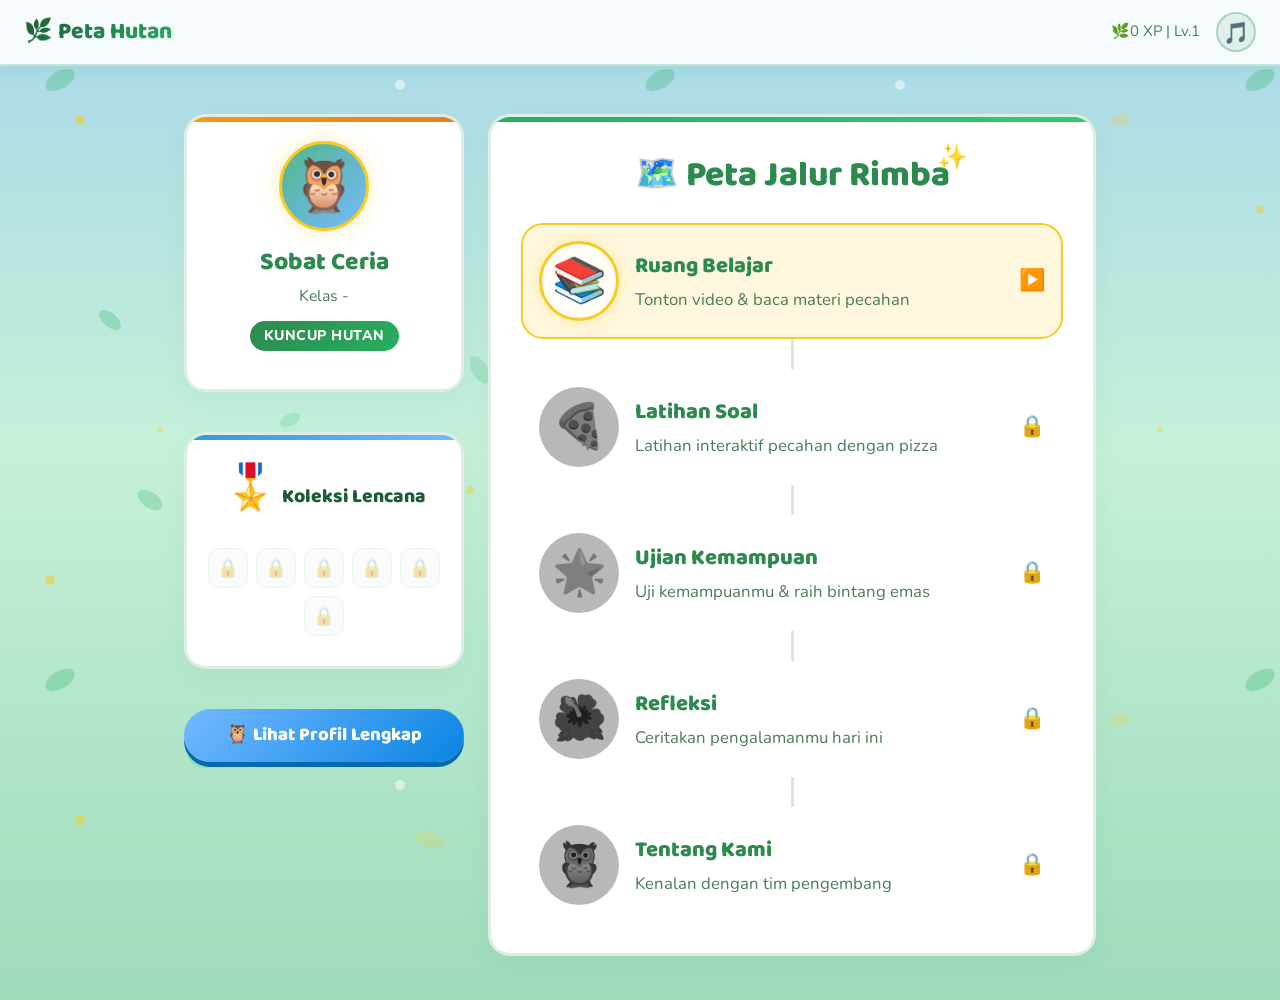
<file: dashboard.html>
<!DOCTYPE html>
<html lang="id">
<head>
    <meta charset="UTF-8">
    <meta name="viewport" content="width=device-width, initial-scale=1.0">
    <meta name="description" content="Dashboard Rimba Pecahan - Peta jalur belajar pecahan di hutan ajaib untuk siswa SD.">
    <title>Rimba Pecahan - Peta Hutan</title>
    <link rel="stylesheet" href="css/style.css">
    <style>
        .dashboard-grid { display: grid; grid-template-columns: 280px 1fr; gap: 24px; margin-top: 24px; }

        /* Profile Sidebar */
        .sidebar { display: flex; flex-direction: column; gap: 20px; }
        .profile-card { text-align: center; }
        .profile-avatar {
            width: 90px; height: 90px; font-size: 3rem; margin: 0 auto 12px;
            border-radius: 50%; display: flex; align-items: center; justify-content: center;
            background: linear-gradient(135deg, #52b788, #74b9ff);
            border: 3px solid var(--sunny-yellow); box-shadow: 0 0 20px rgba(249,202,36,0.3);
            animation: breathe 4s ease-in-out infinite;
        }
        .profile-name {
            font-family: 'Baloo 2', sans-serif; font-size: 1.4rem; font-weight: 800;
            color: var(--forest-mid); margin-bottom: 2px;
        }
        .profile-class { color: var(--text-secondary); font-size: 0.9rem; margin-bottom: 10px; }
        .rank-badge {
            display: inline-block; padding: 4px 14px; border-radius: var(--radius-full);
            background: linear-gradient(135deg, var(--forest-mid), var(--leaf-vivid));
            color: white; font-weight: 800; font-size: 0.8rem;
            text-transform: uppercase; letter-spacing: 0.5px; margin-bottom: 14px;
        }

        /* Badges section */
        .badges-grid { display: flex; flex-wrap: wrap; gap: 8px; justify-content: center; padding: 10px 0; }
        .badge-slot {
            width: 40px; height: 40px; border-radius: 10px; display: flex;
            align-items: center; justify-content: center; font-size: 1.4rem;
            background: rgba(45,138,78,0.06); border: 1px solid rgba(45,138,78,0.2);
        }
        .badge-slot.earned {
            background: rgba(249,202,36,0.1); border-color: var(--sunny-yellow);
            box-shadow: 0 0 8px rgba(249,202,36,0.3);
        }
        .badge-slot.empty { opacity: 0.35; font-size: 1rem; }

        /* Mission Map - Forest Path */
        .mission-map-panel { padding: 30px; }
        .map-title {
            font-family: 'Baloo 2', sans-serif; font-size: 1.5rem; font-weight: 800;
            color: var(--forest-mid); margin-bottom: 20px; text-align: center;
        }
        .mission-path { display: flex; flex-direction: column; gap: 0; align-items: center; position: relative; }
        .mission-connector { width: 3px; height: 30px; background: rgba(45,138,78,0.2); }
        .mission-connector.done { background: var(--leaf-vivid); }
        .mission-node {
            display: flex; align-items: center; gap: 16px; width: 100%;
            padding: 16px; border-radius: var(--radius-md); cursor: pointer;
            transition: all var(--transition-med); border: 2px solid transparent;
            background: rgba(255,255,255,0.5);
        }
        .mission-node:hover:not(.locked) {
            background: rgba(255,255,255,0.9);
            border-color: var(--sunny-yellow); transform: translateX(6px);
        }
        .mission-node.locked { opacity: 0.45; cursor: not-allowed; }
        .mission-node.completed { border-color: rgba(39,174,96,0.4); background: rgba(39,174,96,0.06); }
        .planet-icon {
            width: 60px; height: 60px; border-radius: 50%;
            display: flex; align-items: center; justify-content: center;
            font-size: 2rem; flex-shrink: 0; border: 2px solid rgba(45,138,78,0.25);
            transition: all var(--transition-med); background: rgba(255,255,255,0.7);
        }
        .mission-node.unlocked .planet-icon {
            border-color: var(--sunny-yellow);
            box-shadow: 0 0 15px rgba(249,202,36,0.35); animation: pulseGlow 3s ease-in-out infinite;
        }
        .mission-node.completed .planet-icon {
            border-color: var(--leaf-vivid);
            box-shadow: 0 0 15px rgba(39,174,96,0.4); background: rgba(39,174,96,0.1);
        }
        .mission-node.locked .planet-icon { filter: grayscale(1) brightness(0.6); }
        .mission-info h3 {
            font-family: 'Baloo 2', sans-serif; font-weight: 800;
            font-size: 1.1rem; margin-bottom: 2px; color: var(--forest-mid);
        }
        .mission-info p { font-size: 0.85rem; color: var(--text-secondary); }
        .mission-status { margin-left: auto; font-size: 1.2rem; flex-shrink: 0; }

        @media (max-width: 768px) {
            .dashboard-grid { grid-template-columns: 1fr; }
        }
    </style>
</head>
<body>
    <script src="js/script.js"></script>
    <script>
        renderTopNav('Peta Hutan', false);

        var state = SpaceStore.get();
        var missions = [
            { id: 'mission1', icon: '📚', title: 'Ruang Belajar',      desc: 'Tonton video & baca materi pecahan',          href: 'belajar_pecahan.html' },
            { id: 'mission2', icon: '🍕', title: 'Latihan Soal',       desc: 'Latihan interaktif pecahan dengan pizza',      href: 'game_pecahan.html'   },
            { id: 'mission3', icon: '🌟', title: 'Ujian Kemampuan',    desc: 'Uji kemampuanmu & raih bintang emas',          href: 'kuis_tantangan.html' },
            { id: 'mission4', icon: '🌺', title: 'Refleksi',      desc: 'Ceritakan pengalamanmu hari ini',              href: 'refleksi.html'       },
            { id: 'mission5', icon: '🦉', title: 'Tentang Kami',       desc: 'Kenalan dengan tim pengembang',                href: 'about.html'          },
        ];

        // Determine mission states
        function getMissionState(m, idx) {
            if (state.lessonProgress[m.id]) return 'completed';
            if (idx === 0 || state.lessonProgress[missions[idx-1].id]) return 'unlocked';
            return 'locked';
        }

        var badgeSlots = ['⭐','🌟','🏅','🎖️','💎','🔥'];

        document.body.insertAdjacentHTML('beforeend', `
        <main class="page-container">
            <div class="dashboard-grid">
                <aside class="sidebar">
                    <div class="kid-card profile-card">
                        <div class="card-accent orange"></div>
                        <div class="profile-avatar wiggle">🦉</div>
                        <div class="profile-name">${state.username}</div>
                        <div class="profile-class">Kelas ${state.kelas}</div>
                        <div class="rank-badge">${state.currentRank}</div>
                    </div>
                    <div class="kid-card" style="padding:20px; text-align: center;">
                        <div class="card-accent blue"></div>
                        <div style="font-weight:900;margin-bottom:12px;font-size:1.1rem;color:var(--forest-dark); font-family: 'Baloo 2';"><span class="bounce-emoji">🎖️</span> Koleksi Lencana</div>
                        <div class="badges-grid">
                            ${badgeSlots.map((b,i) => `<div class="badge-slot ${i < state.collectedBadges.length ? 'earned' : 'empty'}">${i < state.collectedBadges.length ? state.collectedBadges[i] : '🔒'}</div>`).join('')}
                        </div>
                    </div>
                    <a href="profil.html" class="btn-secondary" style="text-align:center;text-decoration:none;display:block" onclick="event.preventDefault();navigasiHalaman('profil.html')">🦉 Lihat Profil Lengkap</a>
                </aside>

                <section class="kid-card mission-map-panel">
                    <div class="card-accent green"></div>
                    <div class="map-title" style="font-size: 2rem;"><span class="sparkle-text">🗺️ Peta Jalur Rimba</span></div>
                    <div class="mission-path">
                        ${missions.map((m, i) => {
                            const s = getMissionState(m, i);
                            const connectorClass = i > 0 ? (state.lessonProgress[missions[i-1].id] ? 'done' : '') : '';
                            const connector = i > 0 ? `<div class="mission-connector ${connectorClass}"></div>` : '';
                            return `${connector}
                            <div class="mission-node ${s}" data-href="${m.href}" data-state="${s}" onclick="handleMissionClick(this)" style="animation: slideUp 0.6s ${i*0.15}s both; background: ${s === 'completed' ? 'rgba(39,174,96,0.1)' : s === 'unlocked' ? 'rgba(249,202,36,0.15)' : 'rgba(255,255,255,0.5)'}; border: 2px solid ${s === 'completed' ? 'var(--leaf-vivid)' : s === 'unlocked' ? 'var(--sunny-yellow)' : 'transparent'};">
                                <div class="planet-icon ${s !== 'locked' ? 'bounce-emoji' : ''}">${m.icon}</div>
                                <div class="mission-info">
                                    <h3 style="font-size: 1.25rem;">${m.title}</h3>
                                    <p style="font-size: 0.95rem;">${m.desc}</p>
                                </div>
                                <div class="mission-status">${s === 'completed' ? '✅' : s === 'unlocked' ? '▶️' : '🔒'}</div>
                            </div>`;
                        }).join('')}
                    </div>
                </section>
            </div>
        </main>`);

        function handleMissionClick(el) {
            const s = el.dataset.state;
            if (s === 'locked') {
                el.classList.add('anim-shake');
                setTimeout(() => el.classList.remove('anim-shake'), 500);
                return;
            }
            AudioManager.playClick();
            navigasiHalaman(el.dataset.href);
        }
    </script>
</body>
</html>
</file>
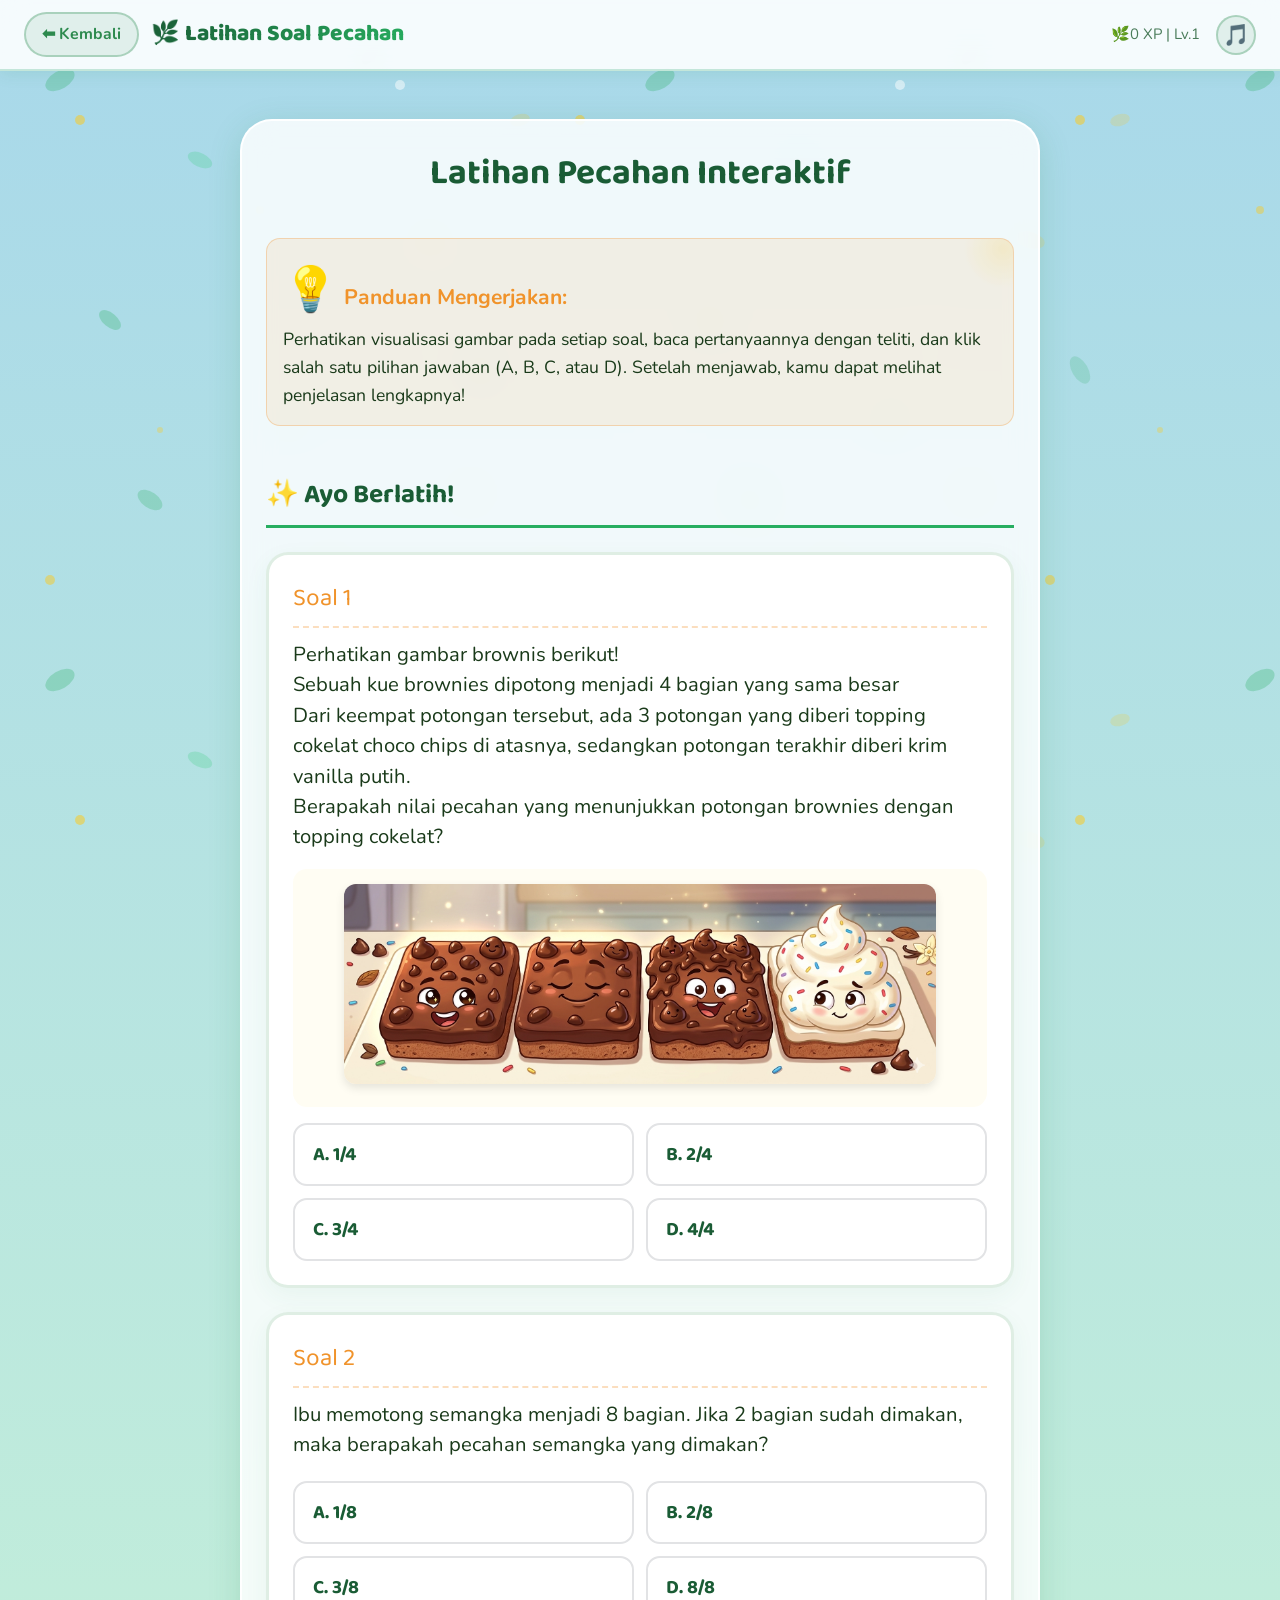
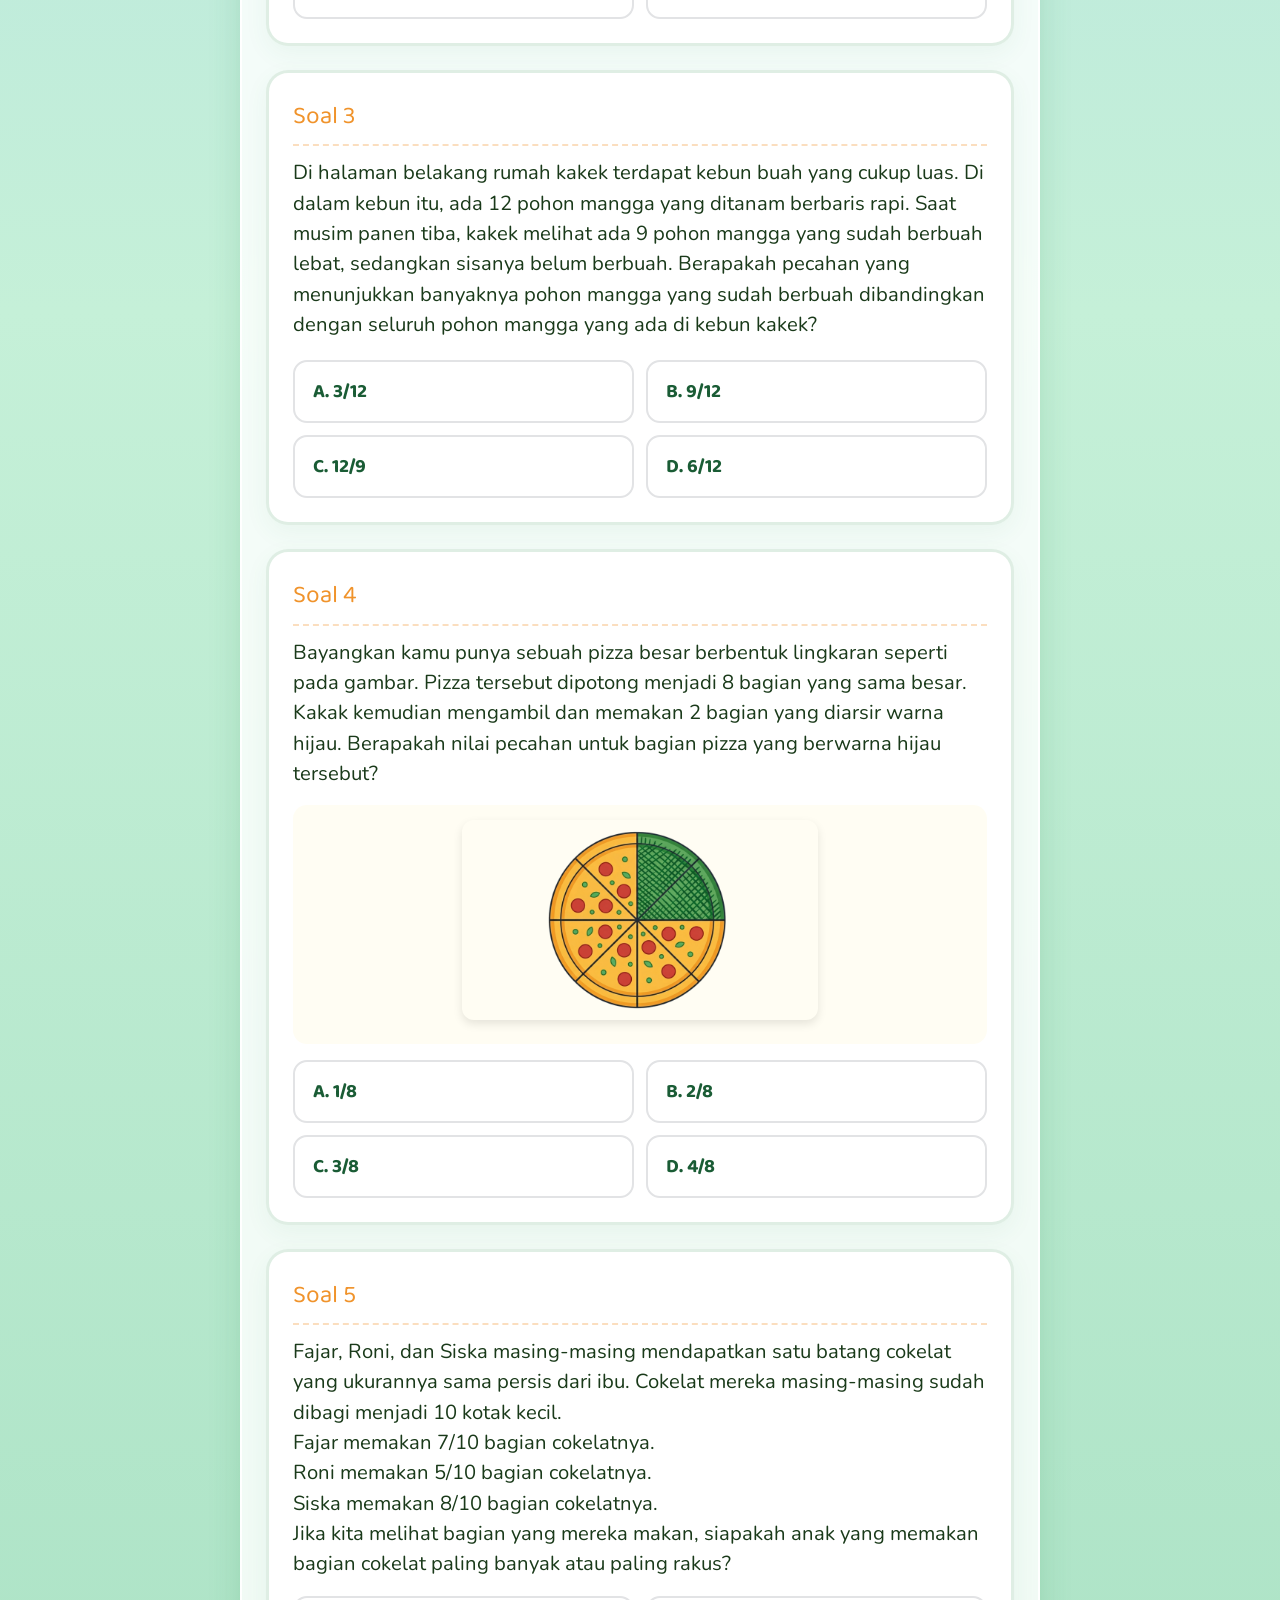
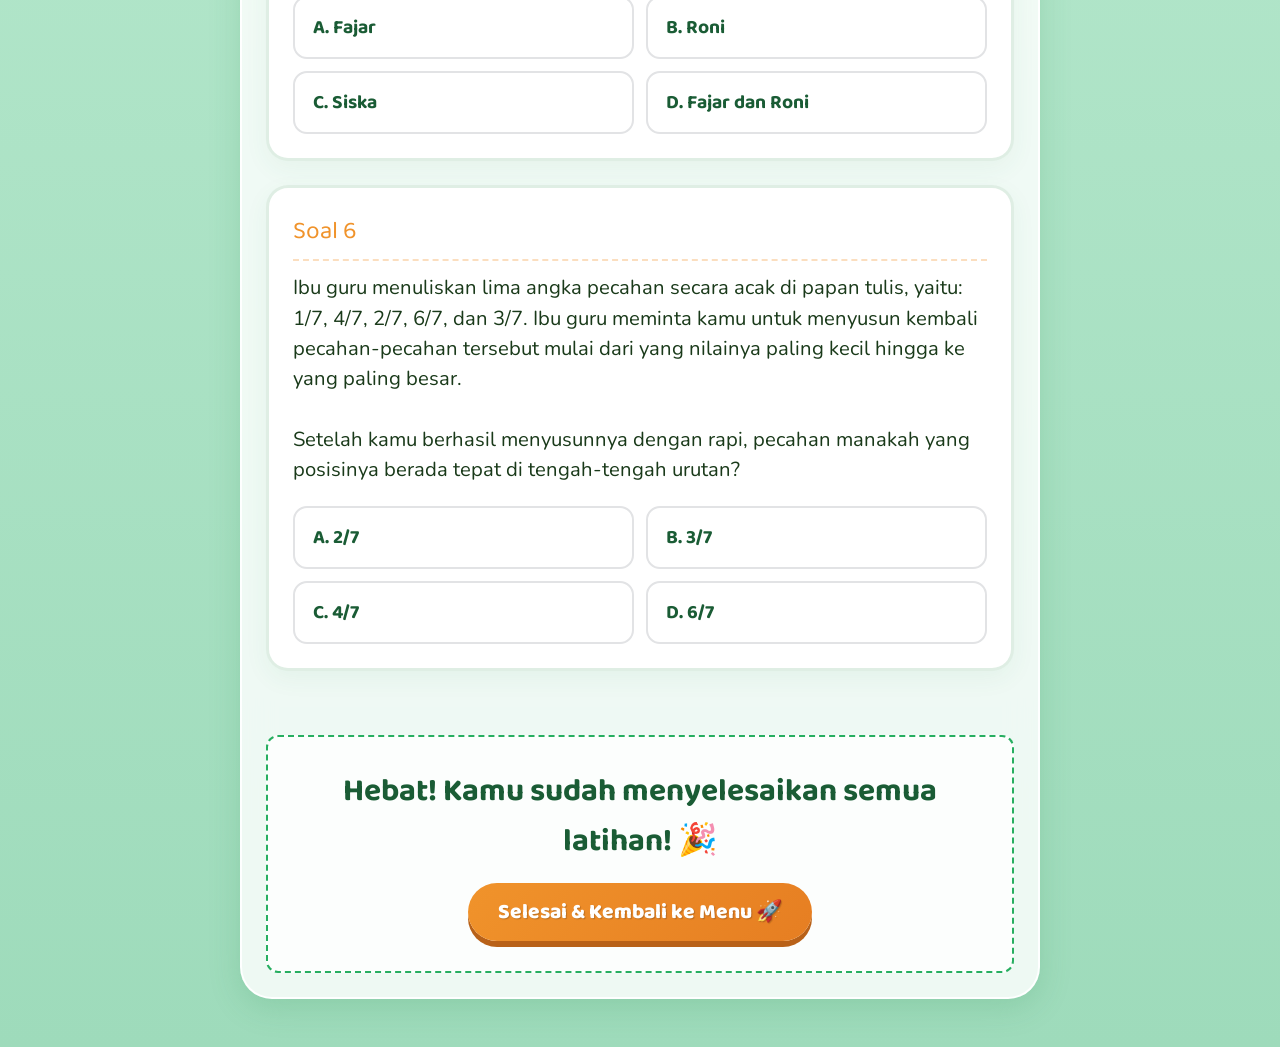
<file: game_pecahan.html>
<!DOCTYPE html>
<html lang="id">
<head>
    <meta charset="UTF-8">
    <meta name="viewport" content="width=device-width, initial-scale=1.0">
    <meta name="description" content="Latihan soal pecahan - Game Pizza Hutan">
    <title>Rimba Pecahan - Latihan Soal</title>
    <link rel="stylesheet" href="css/style.css">
    <style>
        .game-panel { max-width: 800px; margin: 24px auto; padding: 24px;}
        @keyframes fadeIn { from { opacity: 0; transform: translateY(20px); } to { opacity: 1; transform: translateY(0); } }
        .question-list { display: flex; flex-direction: column; animation: fadeIn 0.8s ease; }
        
        .kid-card {
            background: white; border: 3px solid rgba(45,138,78,0.15);
            border-radius: var(--radius-md); padding: 24px; margin-bottom: 24px;
            box-shadow: 0 8px 24px rgba(45,138,78,0.06);
            transition: all 0.3s cubic-bezier(0.25,0.8,0.25,1);
            position: relative; overflow: hidden;
        }
        .kid-card:hover {
            transform: translateY(-4px); box-shadow: 0 14px 32px rgba(45,138,78,0.12);
            border-color: var(--sunny-yellow);
        }
        .q-title { font-family: 'Baloo 2'; font-size: 1.4rem; color: var(--honey-orange); margin-bottom: 12px; border-bottom: 2px dashed rgba(240,147,43,0.3); padding-bottom: 8px; }
        .q-text { font-size: 1.15rem; color: var(--text-primary); margin-bottom: 16px; line-height: 1.5; }
        
        .visual-container { text-align: center; margin: 20px 0; padding: 15px; background: rgba(249, 202, 36, 0.05); border-radius: var(--radius-sm); }
        
        .options-grid { display: grid; grid-template-columns: 1fr 1fr; gap: 12px; }
        .opt-btn {
            background: #ffffff; border: 2px solid #e2e3e5;
            padding: 14px 18px; border-radius: var(--radius-sm); font-size: 1.1rem;
            font-weight: bold; cursor: pointer; transition: all 0.2s;
            display: flex; justify-content: space-between; align-items: center; font-family: 'Baloo 2';
            color: var(--forest-dark);
        }
        .opt-btn:hover:not(:disabled) { border-color: var(--sky-blue); background: #f1f8ff; transform: translateY(-2px); box-shadow: 0 4px 8px rgba(0,0,0,0.05); }
        .opt-btn.correct { background: #d4edda; border-color: #28a745; color: #155724; }
        .opt-btn.wrong { background: #f8d7da; border-color: #dc3545; color: #721c24; }
        .opt-btn:disabled { cursor: default; }
        
        .explanation {
            display: none; margin-top: 20px; padding: 16px 20px;
            background: rgba(45,138,78,0.08); border-left: 4px solid var(--leaf-vivid);
            border-radius: 0 var(--radius-sm) var(--radius-sm) 0; font-size: 1.05rem; color: var(--forest-dark);
        }
        .explanation.show { display: block; animation: slideUp 0.5s cubic-bezier(0.68, -0.55, 0.265, 1.55) forwards; }
        @keyframes slideUp { from { opacity: 0; transform: translateY(20px); } to { opacity: 1; transform: translateY(0); } }

        .guide-box { background: rgba(240,147,43,0.1); border-radius: var(--radius-sm); padding: 16px; margin-bottom: 24px; border: 1px solid rgba(240,147,43,0.3); }
        
        .feedback-badge {
            display: inline-block; padding: 6px 14px; border-radius: 20px;
            font-family: 'Baloo 2'; font-weight: 800; font-size: 1rem;
            margin-top: 10px; animation: fadeIn 0.3s ease;
        }
        .feedback-badge.correct { background: rgba(39,174,96,0.15); color: var(--leaf-vivid); border: 2px solid var(--leaf-vivid); }
        .feedback-badge.wrong { background: rgba(231,76,60,0.12); color: #e74c3c; border: 2px solid #e74c3c; }

        @media (max-width: 600px) { .options-grid { grid-template-columns: 1fr; } }
    </style>
</head>
<body>
    <script src="js/script.js"></script>
    <script>
        renderTopNav('Latihan Soal Pecahan', true, 'dashboard.html');
    </script>

    <main class="page-container">
        <div class="glass-panel game-panel">
            <h1 style="font-family:'Baloo 2'; color:var(--forest-dark); text-align:center; margin-bottom:20px;">Latihan Pecahan Interaktif</h1>
            
            <div class="question-list">
                <div class="guide-box fun-callout yellow">
                    <strong style="color:var(--honey-orange); font-size:1.2rem;"><span class="bounce-emoji">💡</span> Panduan Mengerjakan:</strong><br>
                    Perhatikan visualisasi gambar pada setiap soal, baca pertanyaannya dengan teliti, dan klik salah satu pilihan jawaban (A, B, C, atau D). Setelah menjawab, kamu dapat melihat penjelasan lengkapnya!
                </div>  
                <h2 style="font-family:'Baloo 2'; color:var(--forest-dark); margin-top:24px; border-bottom:3px solid var(--leaf-vivid); padding-bottom:8px; margin-bottom: 24px;"><span class="wiggle">✨</span> Ayo Berlatih!</h2>
        
                
                <div class="kid-card">
                    <div class="q-title">Soal 1</div>
                    <div class="q-text">Perhatikan gambar brownis berikut!<br>Sebuah kue brownies dipotong menjadi 4 bagian yang sama besar<br>Dari keempat potongan tersebut, ada 3 potongan yang diberi topping cokelat choco chips di atasnya, sedangkan potongan terakhir diberi krim vanilla putih.<br>Berapakah nilai pecahan yang menunjukkan potongan brownies dengan topping cokelat?</div>
                    <div class="visual-container" style="text-align:center; margin:16px 0;">
                        <img src="img/no2.png" alt="Gambar Brownis" style="max-width:100%; border-radius:12px; box-shadow:0 4px 10px rgba(0,0,0,0.1); max-height:200px;">
                    </div>
                    <div class="options-grid">
                        <button class="opt-btn" onclick="cekJawaban(this, false)">A. 1/4</button>
                        <button class="opt-btn" onclick="cekJawaban(this, false)">B. 2/4</button>
                        <button class="opt-btn" onclick="cekJawaban(this, true)">C. 3/4</button>
                        <button class="opt-btn" onclick="cekJawaban(this, false)">D. 4/4</button>
                    </div>
                    <div class="explanation">
                        <strong>Penjelasan:</strong> Jumlah seluruh bagian brownies ada 4 bagian (taruh angka 4 di bawah sebagai penyebut).
                        Jumlah bagian brownies yang diberi topping coklat ada 3 bagian (taruh angka 3 di atas sebagai pembilang).
                        Maka, pecahan brownies yang diberi topping coklat adalah 3/4.
                    </div>
                </div>
                
                <div class="kid-card">
                    <div class="q-title">Soal 2</div>
                    <div class="q-text">Ibu memotong semangka menjadi 8 bagian. Jika 2 bagian sudah dimakan, maka berapakah pecahan semangka yang dimakan?</div>
                    <div class="options-grid" style="margin-top:20px;">
                        <button class="opt-btn" onclick="cekJawaban(this, false)">A. 1/8</button>
                        <button class="opt-btn" onclick="cekJawaban(this, true)">B. 2/8</button>
                        <button class="opt-btn" onclick="cekJawaban(this, false)">C. 3/8</button>
                        <button class="opt-btn" onclick="cekJawaban(this, false)">D. 8/8</button>
                    </div>
                    <div class="explanation">
                        <strong>Penjelasan Cara Mengerjakan:</strong><br>
                        • Jumlah seluruh potongan semangka yang dipotong Ibu ada 8 bagian (taruh angka 8 di bawah sebagai penyebut). <br>
                        • Jumlah semangka yang sudah dimakan ada 2 bagian (taruh angka 2 di atas sebagai pembilang). <br>
                        Maka, pecahan semangka yang dimakan adalah 2/8.
                    </div>
                </div>
                
                <div class="kid-card">
                    <div class="q-title">Soal 3</div>
                    <div class="q-text">Di halaman belakang rumah kakek terdapat kebun buah yang cukup luas. Di dalam kebun itu, ada 12 pohon mangga yang ditanam berbaris rapi. Saat musim panen tiba, kakek melihat ada 9 pohon mangga yang sudah berbuah lebat, sedangkan sisanya belum berbuah. Berapakah pecahan yang menunjukkan banyaknya pohon mangga yang sudah berbuah dibandingkan dengan seluruh pohon mangga yang ada di kebun kakek?</div>
                    <div class="options-grid" style="margin-top:20px;">
                        <button class="opt-btn" onclick="cekJawaban(this, false)">A. 3/12</button>
                        <button class="opt-btn" onclick="cekJawaban(this, true)">B. 9/12</button>
                        <button class="opt-btn" onclick="cekJawaban(this, false)">C. 12/9</button>
                        <button class="opt-btn" onclick="cekJawaban(this, false)">D. 6/12</button>
                    </div>
                    <div class="explanation">
                        <strong>Penjelasan Cara Mengerjakan:</strong><br>
                        • Jumlah seluruh pohon mangga di kebun kakek adalah 12 pohon (menjadi penyebut di bawah). <br>
                        • Jumlah pohon mangga yang sudah berbuah adalah 9 pohon (menjadi pembilang di atas). <br>
                        Satukan keduanya menjadi bentuk pecahan, yaitu 9/12.
                    </div>
                </div>

                <div class="kid-card">
                    <div class="q-title">Soal 4</div>
                    <div class="q-text">Bayangkan kamu punya sebuah pizza besar berbentuk lingkaran seperti pada gambar. Pizza tersebut dipotong menjadi 8 bagian yang sama besar. Kakak kemudian mengambil dan memakan 2 bagian yang diarsir warna hijau. Berapakah nilai pecahan untuk bagian pizza yang berwarna hijau tersebut?</div>
                    <div class="visual-container" style="text-align:center; margin:16px 0;">
                        <img src="img/no4.png" alt="Gambar Pizza" style="max-width:100%; border-radius:12px; box-shadow:0 4px 10px rgba(0,0,0,0.1); max-height:200px;">
                    </div>
                    <div class="options-grid">
                        <button class="opt-btn" onclick="cekJawaban(this, false)">A. 1/8</button>
                        <button class="opt-btn" onclick="cekJawaban(this, true)">B. 2/8</button>
                        <button class="opt-btn" onclick="cekJawaban(this, false)">C. 3/8</button>
                        <button class="opt-btn" onclick="cekJawaban(this, false)">D. 4/8</button>
                    </div>
                    <div class="explanation">
                        <strong>Penjelasan Cara Mengerjakan:</strong><br>
                        • Pertama, hitung seluruh kotak potongan dalam lingkaran tersebut. Jika dihitung, totalnya ada 8 kotak (ini menjadi Penyebut atau angka di bawah). <br>
                        • Kedua, hitung berapa kotak yang diberi warna hijau (diarsir). Jika dihitung, ada 2 kotak hijau (ini menjadi Pembilang atau angka di atas). <br>
                        Gabungkan keduanya: angka 2 di atas and angka 8 di bawah, ditulis menjadi 2/8.
                    </div>
                </div>
                
                <div class="kid-card">
                    <div class="q-title">Soal 5</div>
                    <div class="q-text">Fajar, Roni, dan Siska masing-masing mendapatkan satu batang cokelat yang ukurannya sama persis dari ibu. Cokelat mereka masing-masing sudah dibagi menjadi 10 kotak kecil.<br>Fajar memakan 7/10 bagian cokelatnya.<br>Roni memakan 5/10 bagian cokelatnya.<br>Siska memakan 8/10 bagian cokelatnya.<br>Jika kita melihat bagian yang mereka makan, siapakah anak yang memakan bagian cokelat paling banyak atau paling rakus?</div>
                    <div class="options-grid">
                        <button class="opt-btn" onclick="cekJawaban(this, false)">A. Fajar</button>
                        <button class="opt-btn" onclick="cekJawaban(this, false)">B. Roni</button>
                        <button class="opt-btn" onclick="cekJawaban(this, true)">C. Siska</button>
                        <button class="opt-btn" onclick="cekJawaban(this, false)">D. Fajar dan Roni</button>
                    </div>
                    <div class="explanation">
                        <strong>Penjelasan Cara Mengerjakan:</strong><br>
                        • Karena semua pecahan memiliki angka bawah (penyebut) yang sama-sama 10, kita tidak perlu pusing memikirkan ukuran potongannya karena sudah pasti sama besar.<br> 
                        • Kita hanya perlu melihat dan membandingkan angka yang ada di atas (pembilang), yaitu: 7 (Fajar), 5 (Roni), dan 8 (Siska). <br>
                        Angka yang paling besar di antara 7, 5, dan 8 adalah 8. Karena angka 8 adalah bagian yang dimakan oleh Siska, maka Siskalah yang memakan cokelat paling banyak.
                    </div>
                </div>

                <div class="kid-card">
                    <div class="q-title">Soal 6</div>
                    <div class="q-text">Ibu guru menuliskan lima angka pecahan secara acak di papan tulis, yaitu: 1/7, 4/7, 2/7, 6/7, dan 3/7. Ibu guru meminta kamu untuk menyusun kembali pecahan-pecahan tersebut mulai dari yang nilainya paling kecil hingga ke yang paling besar.<br><br>Setelah kamu berhasil menyusunnya dengan rapi, pecahan manakah yang posisinya berada tepat di tengah-tengah urutan?</div>
                    <div class="options-grid" style="margin-top:20px;">
                        <button class="opt-btn" onclick="cekJawaban(this, false)">A. 2/7</button>
                        <button class="opt-btn" onclick="cekJawaban(this, true)">B. 3/7</button>
                        <button class="opt-btn" onclick="cekJawaban(this, false)">C. 4/7</button>
                        <button class="opt-btn" onclick="cekJawaban(this, false)">D. 6/7</button>
                    </div>
                    <div class="explanation">
                        <strong>Penjelasan Cara Mengerjakan:</strong><br>
                        • Perhatikan bahwa semua pecahan memiliki penyebut yang sama, yaitu 7. Jadi, kita cukup mengurutkan angka pembilangnya (angka yang di atas) dari yang paling kecil ke yang paling besar.<br> 
                        • Angka pembilang yang kita punya adalah: 1, 4, 2, 6, dan 3. Jika diurutkan dari yang terkecil, menjadi: 1, 2, 3, 4, 6.<br> 
                        Lalu tulis kembali dalam bentuk pecahan yang sudah rapi berurutan. Dari kelima pecahan di atas, pecahan yang berada di posisi nomor tiga atau tepat di tengah-tengah adalah 3/7. 
                    </div>
                </div>
                
                <div style="text-align:center; margin-top:40px; padding: 30px; background: rgba(255,255,255,0.8); border-radius: 12px; border: 2px dashed var(--leaf-vivid);">
                    <h3 style="font-family:'Baloo 2'; color:var(--forest-dark); margin-bottom:15px; font-size: 1.8rem;">Hebat! Kamu sudah menyelesaikan semua latihan! 🎉</h3>
                    <button class="btn-primary" onclick="selesaiGame()" style="font-size: 1.2rem; padding: 12px 30px;">Selesai & Kembali ke Menu 🚀</button>
                </div>
            </div>
            
        </div>
    </main>

    <script>
        // ===== SISTEM LOGIKA JAWABAN & BINTANG =====
        var totalSoal = 6;      
        var maxBintang = 5;     
        var bintangSaat = maxBintang; // Mulai dari 5 bintang, berkurang kalau salah
        var soalDijawab = 0;
        var jawabanBenar = 0;

        function cekJawaban(btnElement, isCorrect) {
            const grid = btnElement.closest('.options-grid');
            const buttons = grid.querySelectorAll('.opt-btn');
            const card = btnElement.closest('.kid-card');

            // Disable semua tombol di grid ini biar ga bisa klik dua kali
            buttons.forEach(btn => btn.disabled = true);

            soalDijawab++;

            // Hapus badge feedback lama jika ada
            const oldBadge = card.querySelector('.feedback-badge');
            if (oldBadge) oldBadge.remove();

            const feedbackEl = document.createElement('div');

            if (isCorrect) {
                btnElement.classList.add('correct');
                btnElement.innerHTML += ' <span style="font-size:1.3rem;">✓</span>';
                jawabanBenar++;
                feedbackEl.className = 'feedback-badge correct';
                feedbackEl.textContent = '⭐ Benar! Jawabanmu hebat!';
                if (typeof AudioManager !== 'undefined') AudioManager.playCorrect();
            } else {
                btnElement.classList.add('wrong');
                btnElement.innerHTML += ' <span style="font-size:1.3rem;">✗</span>';
                
                // Kurangi bintang di background logic
                if (bintangSaat > 0) {
                    bintangSaat--;
                }
                feedbackEl.className = 'feedback-badge wrong';
                feedbackEl.textContent = '❌ Kurang tepat! Ayo pelajari penjelasannya!';
                if (typeof AudioManager !== 'undefined') AudioManager.playWrong();
            }

            // Tampilkan penjelasannya langsung di bawah soal
            const explanation = card.querySelector('.explanation');
            if (explanation) {
                explanation.classList.add('show');
                explanation.insertAdjacentElement('beforebegin', feedbackEl);
            } else {
                grid.insertAdjacentElement('afterend', feedbackEl);
            }
        }

        function selesaiGame() {
            if (typeof AudioManager !== 'undefined') AudioManager.playClick();

            // Simpan kemajuan misi
            if (typeof SpaceStore !== 'undefined') {
                SpaceStore.completeMission('mission2');
                SpaceStore.addBadge('🍕');
            }

            // BINTANG BARU DI-RENDER DAN MUNCUL DI OVERLAY HASIL AKHIR INI
            const overlay = document.createElement('div');
            overlay.className = 'celebration-overlay active';
            let starsHtml = '';
            for (let i = 0; i < maxBintang; i++) {
                starsHtml += `<span style="font-size:2.5rem; margin:0 4px; display:inline-block; filter: drop-shadow(0 0 6px rgba(249,202,36,0.6));">${i < bintangSaat ? '⭐' : '☆'}</span>`;
            }
            
            overlay.innerHTML = `
                <div style="font-size:3.5rem;margin-bottom:8px; animation: fadeIn 0.5s ease;">🎉</div>
                <div style="font-family:'Baloo 2',sans-serif;font-size:1.6rem;color:#fff;margin:6px 0;font-weight:800;">Latihan Selesai!</div>
                <div style="display:flex;gap:4px;justify-content:center;margin:18px 0;flex-wrap:wrap;">${starsHtml}</div>
                <div style="color:rgba(255,255,255,0.9);font-family:'Baloo 2';font-size:1.2rem;margin-bottom:6px;">
                    Bintang yang Didapat: <strong>${bintangSaat} / ${maxBintang}</strong>
                </div>
                <div style="color:rgba(255,255,255,0.75);font-size:1rem;margin-bottom:20px;">
                    Benar: ${jawabanBenar} dari ${totalSoal} soal
                </div>
                <button class="btn-gold" id="celebClose" style="padding:10px 24px; font-weight:bold; cursor:pointer;">Kembali ke Menu 🗺️</button>
            `;
            document.body.appendChild(overlay);
            document.getElementById('celebClose').addEventListener('click', () => {
                overlay.remove();
                navigasiHalaman('dashboard.html');
            });
        }
    </script>
</body>
</html>
</file>
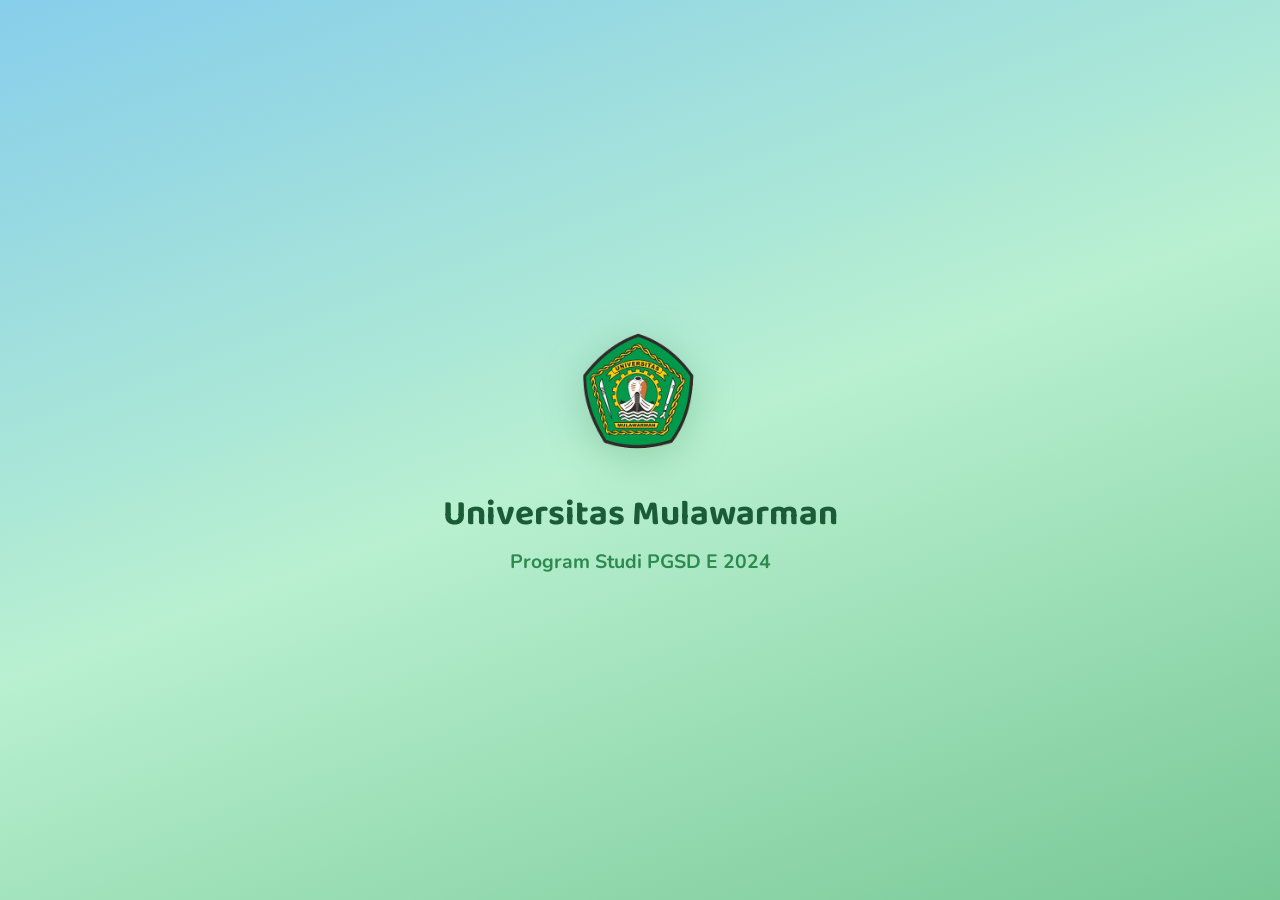
<file: login.html>
<!DOCTYPE html>
<html lang="id">
<head>
    <meta charset="UTF-8">
    <meta name="viewport" content="width=device-width, initial-scale=1.0">
    <meta name="description" content="Rimba Ajaib Pecahan - Masuk dan mulai petualangan belajar pecahan di hutan ajaib!">
    <title>Rimba Pecahan - Mulai Petualangan!</title>
    <link rel="stylesheet" href="css/style.css">
    <style>
        .login-wrap {
            min-height: 100vh; display: flex;
            align-items: center; justify-content: center;
            padding: 24px; position: relative; overflow: hidden;
            background: linear-gradient(160deg, #87ceeb 0%, #b8f0d0 50%, #78c896 100%);
        }

        .login-panel {
            max-width: 440px; width: 100%;
            padding: 50px 40px;
            animation: slideUp 1s cubic-bezier(0.68,-0.55,0.265,1.55);
            text-align: center; z-index: 10;
            background: rgba(255,255,255,0.88);
            border: 2px solid rgba(255,255,255,0.95);
            box-shadow: 0 20px 60px rgba(45,138,78,0.2), 0 0 40px rgba(249,202,36,0.08);
        }

        .logo-mascot {
            font-size: 5.5rem; margin-bottom: 10px;
            filter: drop-shadow(0 8px 20px rgba(45,138,78,0.3));
            animation: float 3s ease-in-out infinite;
            line-height: 1;
        }

        .login-title {
            font-family: 'Baloo 2', sans-serif;
            font-size: 2.6rem; font-weight: 900;
            background: linear-gradient(135deg, #1a5c35, #27ae60);
            -webkit-background-clip: text; -webkit-text-fill-color: transparent;
            background-clip: text; margin-bottom: 6px;
            line-height: 1.1;
        }

        .login-sub { color: var(--honey-orange); font-size: 1.1rem; font-weight: 800; margin-bottom: 30px; letter-spacing: 1px; }

        .form-group { margin-bottom: 18px; text-align: left; }
        .form-label {
            display: block; color: var(--forest-mid);
            font-weight: 700; margin-bottom: 6px; font-size: 0.95rem;
        }
        .input-field {
            background: rgba(255,255,255,0.9); border-color: rgba(45,138,78,0.35);
            color: var(--text-primary); border-radius: 14px;
        }
        .input-field:focus { border-color: var(--forest-mid); box-shadow: 0 0 15px rgba(45,138,78,0.2); }

        .btn-mulai {
            display: block; width: 100%; text-decoration: none; padding: 16px; margin-top: 10px; border: none; cursor: pointer;
            background: linear-gradient(135deg, #27ae60, #2ecc71);
            color: #fff; font-family: 'Baloo 2', sans-serif; font-weight: 900; font-size: 1.2rem;
            border-radius: var(--radius-full); box-shadow: 0 6px 0 #1e8449, 0 0 20px rgba(39,174,96,0.3);
            transition: all var(--transition-med); animation: pulseGlow 2s infinite;
        }
        .btn-mulai:hover  { transform: translateY(-3px); box-shadow: 0 9px 0 #1e8449, 0 0 30px rgba(39,174,96,0.5); }
        .btn-mulai:active { transform: translateY(4px);  box-shadow: 0 0 0 #1e8449; }

        .login-footer { margin-top: 24px; color: var(--text-secondary); font-size: 0.9rem; }
        .login-footer a { color: var(--forest-mid); text-decoration: none; font-weight: 700; transition: color var(--transition-fast); }
        .login-footer a:hover { color: var(--leaf-vivid); }

        /* Forest vine ornament */
        .forest-ornament {
            width: 140px; height: 32px; margin: 0 auto 20px;
            background: linear-gradient(90deg, transparent, var(--leaf-vivid), transparent);
            mask: url("data:image/svg+xml,%3Csvg xmlns='http://www.w3.org/2000/svg' viewBox='0 0 140 32'%3E%3Cpath d='M0 16Q18 2 35 16T70 16T105 16T140 16' stroke='white' stroke-width='4' fill='none'/%3E%3Ccircle cx='20' cy='10' r='5' fill='white'/%3E%3Ccircle cx='55' cy='22' r='5' fill='white'/%3E%3Ccircle cx='90' cy='10' r='5' fill='white'/%3E%3Ccircle cx='125' cy='22' r='5' fill='white'/%3E%3C/svg%3E");
            -webkit-mask: url("data:image/svg+xml,%3Csvg xmlns='http://www.w3.org/2000/svg' viewBox='0 0 140 32'%3E%3Cpath d='M0 16Q18 2 35 16T70 16T105 16T140 16' stroke='white' stroke-width='4' fill='none'/%3E%3Ccircle cx='20' cy='10' r='5' fill='white'/%3E%3Ccircle cx='55' cy='22' r='5' fill='white'/%3E%3Ccircle cx='90' cy='10' r='5' fill='white'/%3E%3Ccircle cx='125' cy='22' r='5' fill='white'/%3E%3C/svg%3E");
            opacity: 0.75;
        }

        .mascot-side {
            position: absolute; font-size: 4rem; animation: float 4s ease-in-out infinite;
            filter: drop-shadow(0 4px 12px rgba(45,138,78,0.3)); pointer-events: none; z-index: 1;
        }
        .mascot-left   { left: 10%; top: 20%; animation-delay: 0.5s; }
        .mascot-right  { right: 10%; bottom: 25%; animation-delay: 1s; font-size: 4.5rem; }
        .mascot-flower { left: 15%; bottom: 15%; font-size: 3.5rem; animation: float 5s ease-in-out infinite alternate; }
        .mascot-tree   { right: 15%; top: 15%; font-size: 5rem; animation: breathe 6s ease-in-out infinite; }

        @media (max-width: 1024px) {
            .mascot-left { left: 5%; } .mascot-right { right: 5%; }
            .mascot-flower { left: 8%; } .mascot-tree { right: 8%; }
        }
        @media (max-width: 768px) {
            .mascot-left, .mascot-right, .mascot-flower, .mascot-tree { opacity: 0.4; }
        }
        @media (max-width: 600px) {
            .login-panel { padding: 35px 24px; }
            .login-title { font-size: 2.1rem; }
            .mascot-side { display: none; }
        }
    </style>
</head>
<body>

    <main class="login-wrap">
        <!-- Splash Screen Logo -->
        <div id="splash-screen" style="position:fixed; top:0; left:0; width:100%; height:100%; background:linear-gradient(160deg, #87ceeb 0%, #b8f0d0 50%, #78c896 100%); z-index:9999; display:flex; flex-direction:column; align-items:center; justify-content:center; transition:opacity 0.8s ease;">
            <img src="img/univ.png" alt="Logo Universitas" style="width:140px; margin-bottom:20px; filter: drop-shadow(0 8px 20px rgba(45,138,78,0.3)); animation: float 3s ease-in-out infinite;">
            <h2 style="font-family:'Baloo 2', sans-serif; color:var(--forest-dark); font-size:2rem; margin-bottom:0;">Universitas Mulawarman</h2>
            <p style="color:var(--forest-mid); font-weight:bold; font-size:1.1rem; margin-top:5px;">Program Studi PGSD E 2024</p>
        </div>

        <!-- Floating Forest Elements -->
        <div class="mascot-side mascot-left anim-breathe">🦋</div>
        <div class="mascot-side mascot-right anim-float">🐝</div>
        <div class="mascot-side mascot-flower">🌸</div>
        <div class="mascot-side mascot-tree">🌳</div>

        <!-- Forest leaf layers -->
        <div class="forest-layer layer1"></div>
        <div class="forest-layer layer2"></div>

        <section class="glass-panel login-panel">
            <div class="logo-mascot">
                <img src="img/univ.png" alt="Logo Universitas" style="width: 105px; height: 105px; object-fit: contain; filter: drop-shadow(0 0 12px rgba(45,138,78,0.3));">
            </div>
            <div class="forest-ornament"></div>
            <h1 class="login-title">Rimba Pecahan</h1>
            <p class="login-sub">Siap Berpetualang, Sobat Cilik? 🌿</p>

            <form id="loginForm" autocomplete="off">
                <div class="form-group">
                    <label for="username" class="form-label">Siapa Nama Lengkapmu? 😊</label>
                    <input type="text" id="username" class="input-field" placeholder="Tulis nama lengkapmu disini..." required aria-required="true">
                </div>

                <div class="form-group">
                    <label for="kelas" class="form-label">Kelas Berapa? 🏫</label>
                    <input type="text" id="kelas" class="input-field" placeholder="Contoh: 3A atau 4..." required aria-required="true">
                </div>

                <button type="submit" class="btn-mulai">Siap Berpetualang! 🌿</button>
            </form>

            <div class="login-footer">
                Ingin lihat-lihat dulu? <a href="#" id="guestBtn">Masuk sebagai Tamu</a><br><br>
                <a href="admin_login.html" style="font-weight: normal; font-size: 0.85rem; color: #555;">👑 Masuk sebagai Admin</a>
            </div>
        </section>
    </main>

    <script src="js/script.js"></script>
    <script>
        // Splash screen logic
        document.addEventListener("DOMContentLoaded", () => {
            setTimeout(() => {
                const splash = document.getElementById('splash-screen');
                if (splash) {
                    splash.style.opacity = '0';
                    setTimeout(() => { splash.remove(); }, 800);
                }
            }, 2500);
        });

        document.getElementById('loginForm').addEventListener('submit', function(e) {
            e.preventDefault();
            if(typeof AudioManager !== 'undefined') AudioManager.playClick();
            const username = document.getElementById('username').value.trim();
            const kelas = document.getElementById('kelas').value.trim();
            localStorage.setItem('username', username);
            localStorage.setItem('kelas', kelas);
            SpaceStore.set({ username, kelas });
            navigasiHalaman('dashboard.html');
        });

        document.getElementById('guestBtn').addEventListener('click', function(e) {
            e.preventDefault();
            if(typeof AudioManager !== 'undefined') AudioManager.playClick();
            localStorage.setItem('username', 'Tamu Ceria');
            localStorage.setItem('kelas', '-');
            SpaceStore.set({ username: 'Tamu Ceria', kelas: '-' });
            navigasiHalaman('dashboard.html');
        });
    </script>
</body>
</html>
</file>
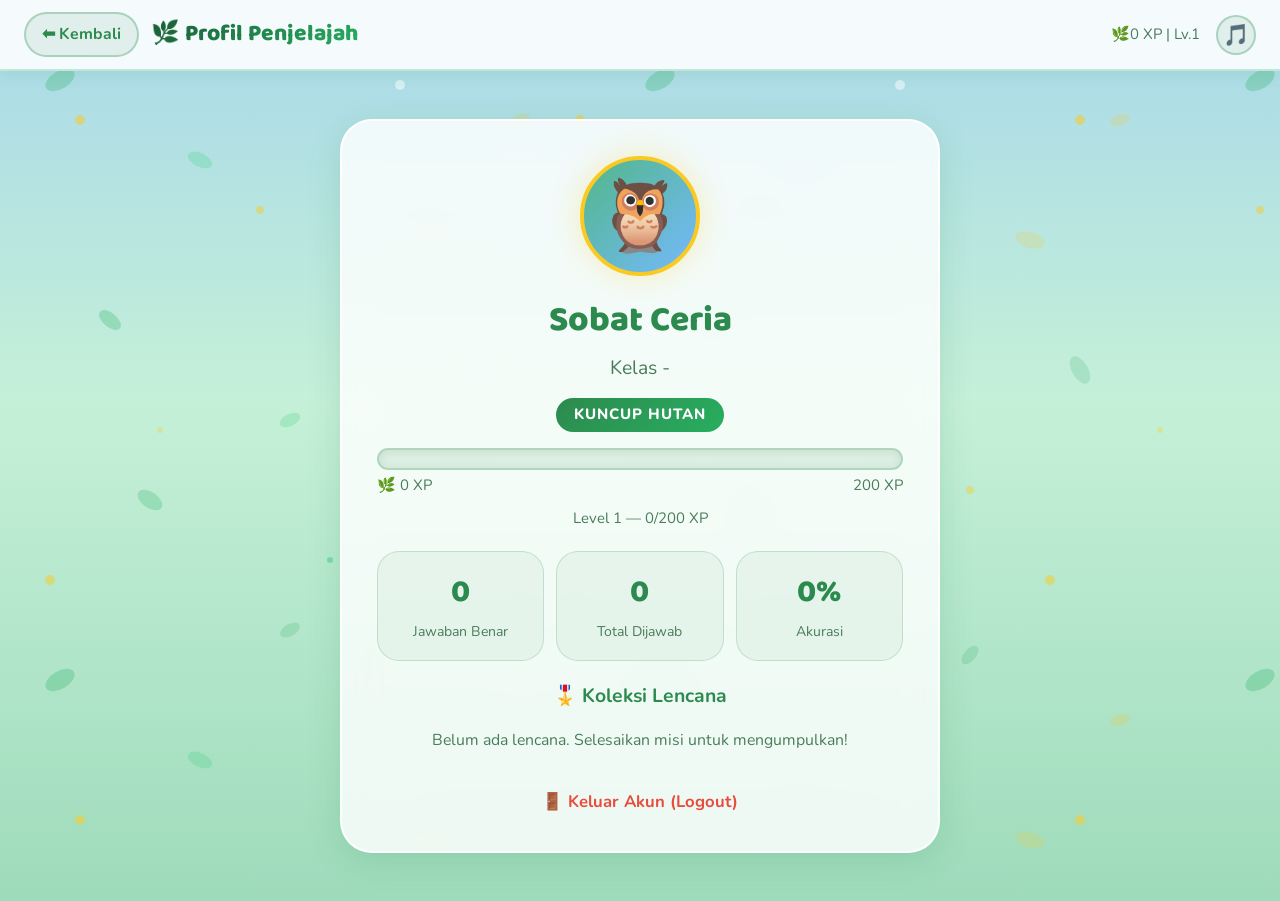
<file: profil.html>
<!DOCTYPE html>
<html lang="id">
<head>
    <meta charset="UTF-8">
    <meta name="viewport" content="width=device-width, initial-scale=1.0">
    <meta name="description" content="Profil Penjelajah - Lihat pencapaian dan statistikmu di Rimba Ajaib Pecahan.">
    <title>Rimba Pecahan - Profil Saya</title>
    <link rel="stylesheet" href="css/style.css">
    <style>
        .profil-panel { max-width: 600px; margin: 24px auto; text-align: center; }
        .big-avatar {
            width: 120px; height: 120px; border-radius: 50%; font-size: 4rem;
            display: flex; align-items: center; justify-content: center; margin: 0 auto 16px;
            background: linear-gradient(135deg, #52b788, #74b9ff);
            border: 4px solid var(--sunny-yellow); box-shadow: 0 0 30px rgba(249,202,36,0.3);
            animation: breathe 4s ease-in-out infinite;
        }
        .p-name  { font-family: 'Baloo 2'; font-size: 2rem; font-weight: 900; color: var(--forest-mid); margin-bottom: 4px; }
        .p-class { color: var(--text-secondary); font-size: 1.1rem; margin-bottom: 14px; }
        .stat-grid { display: grid; grid-template-columns: repeat(3, 1fr); gap: 12px; margin: 20px 0; }
        .stat-box {
            background: rgba(45,138,78,0.06); border: 1px solid rgba(45,138,78,0.2);
            border-radius: var(--radius-md); padding: 16px;
        }
        .stat-box .sv { font-family: 'Baloo 2'; font-size: 1.8rem; font-weight: 900; color: var(--forest-mid); }
        .stat-box .sl { font-size: 0.8rem; color: var(--text-secondary); margin-top: 2px; }
        .badge-collection { display: flex; flex-wrap: wrap; gap: 10px; justify-content: center; margin: 16px 0; }
        .badge-big {
            width: 52px; height: 52px; border-radius: 12px; display: flex;
            align-items: center; justify-content: center; font-size: 1.8rem;
            background: rgba(249,202,36,0.1); border: 2px solid var(--sunny-yellow);
            box-shadow: 0 0 10px rgba(249,202,36,0.2);
        }
        .logout-link {
            color: #e74c3c; text-decoration: none; font-weight: 700; font-size: 0.95rem;
            display: inline-block; margin-top: 20px; transition: color 0.2s;
        }
        .logout-link:hover { color: #c0392b; }
    </style>
</head>
<body>
    <script src="js/script.js"></script>
    <script>
        renderTopNav('Profil Penjelajah', true, 'dashboard.html');
        var s = SpaceStore.get();
        var maxXP = SpaceStore.getXPForLevel(s.currentLevel);
        var accuracy = s.totalAnswered > 0 ? Math.round((s.totalCorrect/s.totalAnswered)*100) : 0;

        document.body.insertAdjacentHTML('beforeend', `
        <main class="page-container">
            <div class="glass-panel profil-panel">
                <div class="big-avatar">🦉</div>
                <div class="p-name">${s.username}</div>
                <div class="p-class">Kelas ${s.kelas}</div>
                <div class="rank-badge" style="display:inline-block;padding:5px 18px;border-radius:var(--radius-full);
                    background:linear-gradient(135deg,var(--forest-mid),var(--leaf-vivid));
                    color:white;font-weight:800;font-size:0.85rem;text-transform:uppercase;letter-spacing:1px">
                    ${s.currentRank}
                </div>
                <div id="profilXP" style="margin-top:16px"></div>
                <div style="font-size:0.85rem;color:var(--text-secondary);margin-top:4px">Level ${s.currentLevel} — ${s.totalXP}/${maxXP} XP</div>

                <div class="stat-grid">
                    <div class="stat-box"><div class="sv">${s.totalCorrect}</div><div class="sl">Jawaban Benar</div></div>
                    <div class="stat-box"><div class="sv">${s.totalAnswered}</div><div class="sl">Total Dijawab</div></div>
                    <div class="stat-box"><div class="sv">${accuracy}%</div><div class="sl">Akurasi</div></div>
                </div>

                <div style="font-weight:700;margin:16px 0 8px;font-size:1.1rem;color:var(--forest-mid)">🎖️ Koleksi Lencana</div>
                <div class="badge-collection">
                    ${s.collectedBadges.length > 0
                        ? s.collectedBadges.map(b => `<div class="badge-big">${b}</div>`).join('')
                        : '<p style="color:var(--text-secondary);font-size:0.9rem">Belum ada lencana. Selesaikan misi untuk mengumpulkan!</p>'}
                </div>

                <a href="index.html" class="logout-link" onclick="event.preventDefault();SpaceStore.resetAll();navigasiHalaman('index.html')">🚪 Keluar Akun (Logout)</a>
            </div>
        </main>`);
        renderXPBar('profilXP', s.totalXP, maxXP);
    </script>
</body>
</html>
</file>
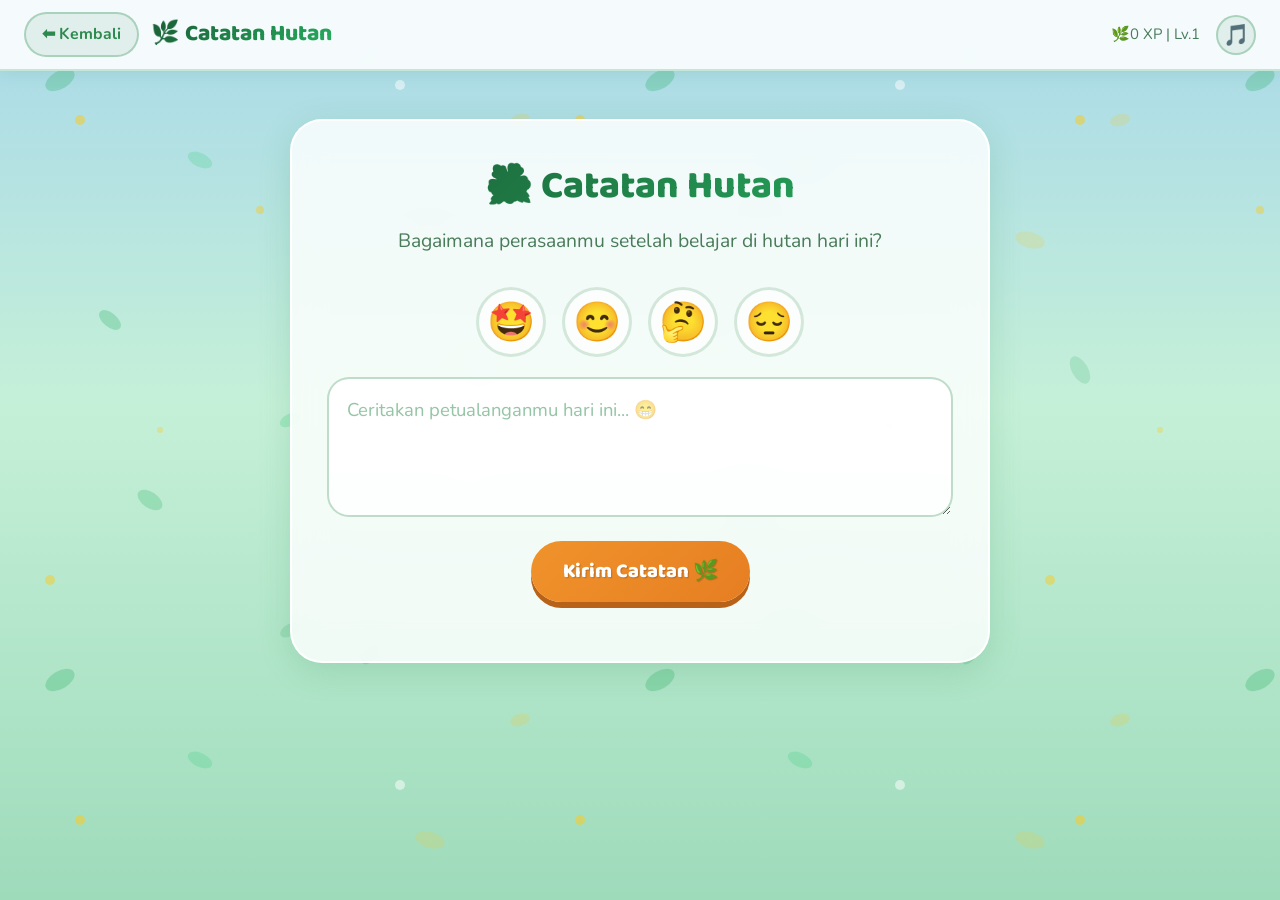
<file: refleksi.html>
<!DOCTYPE html>
<html lang="id">
<head>
    <meta charset="UTF-8">
    <meta name="viewport" content="width=device-width, initial-scale=1.0">
    <meta name="description" content="Catatan Hutan - Ceritakan pengalaman belajar pecahanmu hari ini.">
    <title>Rimba Pecahan - Catatan Hutan</title>
    <link rel="stylesheet" href="css/style.css">
    <style>
        .refl-panel { max-width: 700px; margin: 24px auto; }
        .mood-grid { display: flex; justify-content: center; gap: 16px; flex-wrap: wrap; margin: 20px 0; }
        .mood-btn { width: 70px; height: 70px; border-radius: 50%; border: 3px solid rgba(45, 138, 78, 0.2);
            background: rgba(255,255,255,0.7); font-size: 2.2rem; cursor: pointer;
            transition: all 0.3s ease; display: flex; align-items: center; justify-content: center; }
        .mood-btn:hover { transform: scale(1.15); border-color: var(--sunny-yellow); background: rgba(255,255,255,0.9); }
        .mood-btn.selected { border-color: var(--sunny-yellow); background: rgba(249, 202, 36, 0.2);
            box-shadow: 0 0 15px rgba(249, 202, 36, 0.4); transform: scale(1.1); }
        .refl-textarea { width: 100%; min-height: 140px; border-radius: var(--radius-md);
            padding: 18px; font-size: 1.05rem; font-family: 'Nunito', sans-serif;
            border: 2px solid rgba(45, 138, 78, 0.3); background: rgba(255,255,255,0.85);
            color: var(--text-primary); resize: vertical; transition: all 0.3s ease; }
        .refl-textarea::placeholder { color: rgba(45, 138, 78, 0.5); }
        .refl-textarea:focus { outline: none; border-color: var(--forest-mid);
            box-shadow: 0 0 12px rgba(45, 138, 78, 0.2); background: rgba(255,255,255,0.95); }
        .past-refl { margin-top: 24px; }
        .refl-entry { background: rgba(255,255,255,0.7); border: 1px solid rgba(45, 138, 78, 0.2);
            border-radius: var(--radius-sm); padding: 14px; margin-bottom: 10px; }
        .refl-entry .date { font-size: 0.8rem; color: var(--text-secondary); }
        .refl-entry .text { margin-top: 6px; font-size: 0.95rem; line-height: 1.5; color: var(--text-primary); }
    </style>
</head>
<body>
    <script src="js/script.js"></script>
    <script>
        renderTopNav('Catatan Hutan', true, 'dashboard.html');
        var s = SpaceStore.get();
        var selectedMood = '';

        document.body.insertAdjacentHTML('beforeend', `
        <main class="page-container">
            <div class="glass-panel refl-panel">
                <div class="section-heading">🌺 Catatan Hutan</div>
                <div class="section-subtitle">Bagaimana perasaanmu setelah belajar di hutan hari ini?</div>

                <div class="mood-grid">
                    <button class="mood-btn" data-mood="🤩" onclick="selectMood(this)" title="Senang Sekali">🤩</button>
                    <button class="mood-btn" data-mood="😊" onclick="selectMood(this)" title="Senang">😊</button>
                    <button class="mood-btn" data-mood="🤔" onclick="selectMood(this)" title="Biasa Saja">🤔</button>
                    <button class="mood-btn" data-mood="😔" onclick="selectMood(this)" title="Bingung">😔</button>
                </div>

                <form id="reflForm" onsubmit="submitRefl(event)">
                    <textarea class="refl-textarea" id="reflText" placeholder="Ceritakan petualanganmu hari ini... 😁" required></textarea>
                    <div style="text-align:center;margin-top:16px">
                        <button type="submit" class="btn-primary">Kirim Catatan 🌿</button>
                    </div>
                </form>

                <div class="past-refl" id="pastRefl"></div>
            </div>
        </main>`);

        function selectMood(btn) {
            document.querySelectorAll('.mood-btn').forEach(b => b.classList.remove('selected'));
            btn.classList.add('selected');
            selectedMood = btn.dataset.mood;
            AudioManager.playClick();
        }

        function submitRefl(e) {
            e.preventDefault();
            const text = document.getElementById('reflText').value.trim();
            if (!text || !selectedMood) {
                alert('Pilih mood dan tulis ceritamu dulu ya! 😊');
                return;
            }
            SpaceStore.addReflection(text, selectedMood);
            SpaceStore.completeMission('mission4');
            SpaceStore.addBadge('🌺');
            AudioManager.playCorrect();
            document.getElementById('reflText').value = '';
            document.querySelectorAll('.mood-btn').forEach(b => b.classList.remove('selected'));
            selectedMood = '';
            renderPastReflections();

            // Tampilkan pesan sukses tanpa XP
            const overlay = document.createElement('div');
            overlay.className = 'celebration-overlay active';
            overlay.innerHTML = `
                <div style="font-size:4rem;margin-bottom:10px;">🌺</div>
                <div style="font-family:'Baloo 2',sans-serif;font-size:1.8rem;color:#fff;font-weight:800;margin-bottom:8px;">Catatan Tersimpan!</div>
                <div style="color:rgba(255,255,255,0.85);font-size:1.1rem;margin-bottom:24px;">Terima kasih sudah berbagi ceritamu hari ini 😊</div>
                <button class="btn-gold" id="reflClose">Kembali ke Peta Rimba 🗺️</button>
            `;
            document.body.appendChild(overlay);
            document.getElementById('reflClose').addEventListener('click', () => {
                overlay.remove();
                navigasiHalaman('dashboard.html');
            });
        }

        function renderPastReflections() {
            const el = document.getElementById('pastRefl');
            if (localStorage.getItem('isAdmin') !== 'true') { 
                el.innerHTML = ''; 
                return; 
            }
            const refs = SpaceStore.getAllReflections();
            if (refs.length === 0) { el.innerHTML = ''; return; }
            el.innerHTML = '<div style="font-weight:800;margin-bottom:10px;font-size:1.1rem;color:var(--forest-mid)">📝 Catatan Sebelumnya (Mode Admin)</div>' +
                refs.slice().reverse().map(r =>
                    `<div class="refl-entry"><div class="date">${r.mood} ${r.username || 'Anonim'} — ${new Date(r.date).toLocaleString('id-ID')}</div><div class="text">${r.text}</div></div>`
                ).join('');
        }
        renderPastReflections();
    </script>
</body>
</html>
</file>
<file: css/style.css>
/* === RIMBA AJAIB PECAHAN - MAGICAL FOREST DESIGN SYSTEM === */
@import url('https://fonts.googleapis.com/css2?family=Nunito:wght@400;600;700;900&family=Baloo+2:wght@500;700;800;900&display=swap');

:root {
  /* === Magical Forest Palette === */
  --forest-dark:    #1a5c35;
  --forest-mid:     #2d8a4e;
  --forest-light:   #52b788;
  --leaf-vivid:     #27ae60;
  --leaf-bright:    #2ecc71;
  --sunny-yellow:   #f9ca24;
  --honey-orange:   #f0932b;
  --sky-blue:       #74b9ff;
  --sky-light:      #a8d8ea;
  --wood-dark:      #6d3b1f;
  --wood-mid:       #9b6a3d;
  --wood-light:     #d4956a;
  --cream:          #fffbf0;
  --warm-white:     #ffffff;

  /* === Compatibility Aliases (used in inline styles across HTML files) === */
  --deep-navy:      var(--forest-dark);
  --space-blue:     var(--forest-mid);
  --nebula-purple:  #6c5ce7;
  --star-gold:      var(--sunny-yellow);
  --comet-orange:   var(--honey-orange);
  --plasma-cyan:    var(--sky-blue);
  --aurora-green:   var(--leaf-vivid);
  --nova-pink:      #fd79a8;
  --text-primary:   #1a3a1a;
  --text-secondary: #4a7c5a;

  /* === Light Forest Glass Effect === */
  --glass-bg:       rgba(255, 255, 255, 0.82);
  --glass-border:   rgba(255, 255, 255, 0.95);
  --glass-shadow:   0 8px 32px rgba(45, 138, 78, 0.18);

  /* === Shape === */
  --radius-sm:      14px;
  --radius-md:      22px;
  --radius-lg:      32px;
  --radius-full:    50px;

  /* === Transitions === */
  --transition-fast:   0.2s ease;
  --transition-med:    0.4s cubic-bezier(0.25, 0.8, 0.25, 1);
  --transition-bounce: 0.6s cubic-bezier(0.68, -0.55, 0.265, 1.55);
}

*, *::before, *::after { box-sizing: border-box; margin: 0; padding: 0; }

html { scroll-behavior: smooth; font-size: 110%; }

body {
  font-family: 'Nunito', sans-serif;
  background: linear-gradient(180deg, #a8d8ea 0%, #c5f0d8 45%, #9edbbb 100%);
  color: var(--text-primary);
  min-height: 100vh;
  overflow-x: hidden;
  line-height: 1.6;
}

/* === FLOATING FOREST BACKGROUND LAYERS (replaces starfield) === */
.forest-layer {
  position: fixed; top: 0; left: 0;
  width: 100%; height: 100%;
  pointer-events: none; z-index: 0;
  overflow: hidden;
}

/* Floating leaves layer */
.forest-layer.layer1 {
  background: transparent url("data:image/svg+xml,%3Csvg xmlns='http://www.w3.org/2000/svg' width='600' height='600'%3E%3Cellipse cx='60' cy='80' rx='16' ry='9' fill='%2327ae60' opacity='0.28' transform='rotate(-30 60 80)'/%3E%3Cellipse cx='200' cy='160' rx='13' ry='7' fill='%232ecc71' opacity='0.22' transform='rotate(25 200 160)'/%3E%3Cellipse cx='370' cy='55' rx='11' ry='6' fill='%2327ae60' opacity='0.2' transform='rotate(-50 370 55)'/%3E%3Cellipse cx='430' cy='240' rx='15' ry='8' fill='%23f9ca24' opacity='0.18' transform='rotate(15 430 240)'/%3E%3Cellipse cx='110' cy='320' rx='13' ry='7' fill='%2327ae60' opacity='0.28' transform='rotate(40 110 320)'/%3E%3Cellipse cx='290' cy='420' rx='11' ry='6' fill='%232ecc71' opacity='0.22' transform='rotate(-25 290 420)'/%3E%3Cellipse cx='480' cy='370' rx='15' ry='8' fill='%2327ae60' opacity='0.18' transform='rotate(60 480 370)'/%3E%3Cellipse cx='520' cy='120' rx='10' ry='6' fill='%23f9ca24' opacity='0.2' transform='rotate(-15 520 120)'/%3E%3Cellipse cx='150' cy='500' rx='14' ry='8' fill='%2327ae60' opacity='0.25' transform='rotate(35 150 500)'/%3E%3C/svg%3E") repeat;
  animation: driftLeaves1 70s linear infinite;
}

/* Firefly/sparkle layer */
.forest-layer.layer2 {
  background: transparent url("data:image/svg+xml,%3Csvg xmlns='http://www.w3.org/2000/svg' width='500' height='700'%3E%3Ccircle cx='80' cy='120' r='5' fill='%23f9ca24' opacity='0.55'/%3E%3Ccircle cx='260' cy='210' r='4' fill='%23f9ca24' opacity='0.45'/%3E%3Ccircle cx='400' cy='85' r='5' fill='%23ffffff' opacity='0.5'/%3E%3Ccircle cx='160' cy='430' r='3' fill='%23f9ca24' opacity='0.35'/%3E%3Ccircle cx='430' cy='340' r='4' fill='%23ffffff' opacity='0.4'/%3E%3Ccircle cx='50' cy='580' r='5' fill='%23f9ca24' opacity='0.5'/%3E%3Ccircle cx='330' cy='560' r='3' fill='%232ecc71' opacity='0.45'/%3E%3Ccircle cx='470' cy='490' r='4' fill='%23f9ca24' opacity='0.4'/%3E%3Cellipse cx='290' cy='630' rx='11' ry='6' fill='%2327ae60' opacity='0.18' transform='rotate(-30 290 630)'/%3E%3C/svg%3E") repeat;
  animation: driftLeaves2 100s linear infinite;
}

/* Keep backward-compat class names for HTML files that use stars-layer */
.stars-layer { display: none; }

@keyframes driftLeaves1 { to { background-position: -2500px 3500px; } }
@keyframes driftLeaves2 { to { background-position: 1800px -3000px; } }

/* === GLASSMORPHISM PANELS (Light Forest) === */
.glass-panel {
  background: var(--glass-bg);
  backdrop-filter: blur(16px);
  -webkit-backdrop-filter: blur(16px);
  border-radius: var(--radius-lg);
  border: 2px solid var(--glass-border);
  box-shadow: var(--glass-shadow);
  padding: 35px;
  transition: transform var(--transition-med), box-shadow var(--transition-med);
}
.glass-panel:hover {
  box-shadow: 0 12px 40px rgba(45, 138, 78, 0.25);
}

/* === TOP NAVIGATION BAR === */
.top-nav {
  position: sticky; top: 0; z-index: 100;
  display: flex; justify-content: space-between; align-items: center;
  padding: 12px 24px;
  background: rgba(255, 255, 255, 0.88);
  backdrop-filter: blur(14px);
  -webkit-backdrop-filter: blur(14px);
  border-bottom: 2px solid rgba(82, 183, 136, 0.3);
  box-shadow: 0 2px 16px rgba(45, 138, 78, 0.12);
}
.top-nav .nav-left { display: flex; align-items: center; gap: 12px; }
.top-nav .nav-right { display: flex; align-items: center; gap: 16px; }
.nav-title {
  font-family: 'Baloo 2', sans-serif;
  font-size: 1.3rem; font-weight: 800;
  background: linear-gradient(135deg, var(--forest-dark), var(--leaf-vivid));
  -webkit-background-clip: text; -webkit-text-fill-color: transparent;
  background-clip: text;
}
.nav-back-btn {
  background: rgba(45, 138, 78, 0.1); border: 2px solid rgba(45, 138, 78, 0.3);
  color: var(--forest-mid); padding: 8px 16px; border-radius: var(--radius-full);
  cursor: pointer; font-family: 'Nunito', sans-serif; font-weight: 700;
  font-size: 0.9rem; text-decoration: none;
  transition: all var(--transition-fast);
}
.nav-back-btn:hover { background: rgba(45, 138, 78, 0.2); transform: translateX(-3px); }
.nav-fire { animation: leafGlow 0.5s ease infinite alternate; }
@keyframes leafGlow {
  from { box-shadow: 0 0 10px rgba(39, 174, 96, 0.4), 0 0 20px rgba(39, 174, 96, 0.15); }
  to   { box-shadow: 0 0 22px rgba(39, 174, 96, 0.7), 0 0 45px rgba(39, 174, 96, 0.3); }
}

/* === MUSIC TOGGLE BUTTON === */
.btn-music {
  width: 40px; height: 40px; border-radius: 50%;
  background: rgba(45, 138, 78, 0.1); border: 2px solid rgba(45, 138, 78, 0.3);
  color: var(--forest-mid); font-size: 1.2rem; cursor: pointer;
  display: flex; align-items: center; justify-content: center;
  transition: all var(--transition-fast);
}
.btn-music:hover { background: rgba(45, 138, 78, 0.2); }
.btn-music.muted { opacity: 0.5; }

/* === BUTTONS === */
.btn-primary {
  background: linear-gradient(135deg, var(--honey-orange), #e67e22);
  color: white; border: none; padding: 14px 32px;
  font-family: 'Baloo 2', sans-serif; font-weight: 800; font-size: 1.15rem;
  border-radius: var(--radius-full); cursor: pointer;
  transition: all var(--transition-med);
  box-shadow: 0 6px 0 #b86118; text-shadow: 1px 1px 1px rgba(0,0,0,0.2);
  position: relative; overflow: hidden;
}
.btn-primary:hover  { transform: translateY(-3px); box-shadow: 0 9px 0 #b86118; }
.btn-primary:active { transform: translateY(4px);  box-shadow: 0 0 0 #b86118; }

.btn-secondary {
  background: linear-gradient(135deg, var(--sky-blue), #0984e3);
  color: white; border: none; padding: 12px 28px;
  font-family: 'Baloo 2', sans-serif; font-weight: 800; font-size: 1.05rem;
  border-radius: var(--radius-full); cursor: pointer;
  transition: all var(--transition-med);
  box-shadow: 0 5px 0 #0769b0;
}
.btn-secondary:hover { transform: translateY(-2px); box-shadow: 0 7px 0 #0769b0; }

.btn-gold {
  background: linear-gradient(135deg, var(--sunny-yellow), #f0932b);
  color: var(--wood-dark); border: none; padding: 14px 32px;
  font-family: 'Baloo 2', sans-serif; font-weight: 800; font-size: 1.15rem;
  border-radius: var(--radius-full); cursor: pointer;
  transition: all var(--transition-med);
  box-shadow: 0 6px 0 #c57a1a;
}
.btn-gold:hover  { transform: translateY(-3px); box-shadow: 0 9px 0 #c57a1a; }
.btn-gold:active { transform: translateY(4px);  box-shadow: 0 0 0 #c57a1a; }

/* === XP BAR (Forest Style) === */
.xp-bar-wrap { width: 100%; margin: 10px 0; }
.xp-bar-track {
  width: 100%; height: 22px; background: rgba(45, 138, 78, 0.12);
  border-radius: var(--radius-full); overflow: hidden;
  border: 2px solid rgba(45, 138, 78, 0.25);
  box-shadow: inset 0 2px 8px rgba(0,0,0,0.08);
}
.xp-bar-fill {
  height: 100%; width: 0%;
  background: linear-gradient(90deg, var(--leaf-vivid), var(--sunny-yellow));
  border-radius: var(--radius-full);
  transition: width 0.8s cubic-bezier(0.4,0,0.2,1);
  box-shadow: 0 0 12px rgba(39, 174, 96, 0.4);
  position: relative;
}
.xp-bar-fill::after {
  content: ''; position: absolute; top: 0; left: 0; right: 0; bottom: 0;
  background: linear-gradient(180deg, rgba(255,255,255,0.35) 0%, transparent 50%);
  border-radius: var(--radius-full);
}

/* === STEPPER (Progressive Disclosure) === */
.stepper { display: flex; align-items: center; justify-content: center; gap: 0; margin: 25px 0; }
.step-dot {
  width: 40px; height: 40px; border-radius: 50%;
  display: flex; align-items: center; justify-content: center;
  font-weight: 800; font-size: 0.95rem; cursor: pointer;
  transition: all var(--transition-med);
  border: 2px solid rgba(45, 138, 78, 0.3);
  background: rgba(45, 138, 78, 0.08); color: var(--text-secondary);
}
.step-dot.active {
  background: linear-gradient(135deg, var(--forest-mid), var(--leaf-vivid));
  color: white; border-color: var(--forest-mid);
  box-shadow: 0 0 15px rgba(45, 138, 78, 0.4);
  transform: scale(1.15);
}
.step-dot.completed {
  background: var(--leaf-vivid); color: white;
  border-color: var(--leaf-vivid);
}
.step-line {
  width: 40px; height: 3px; background: rgba(45, 138, 78, 0.2);
  transition: background var(--transition-med);
}
.step-line.completed { background: var(--leaf-vivid); }

/* === MISSION MAP NODES (Forest Path) === */
.mission-node {
  position: relative; cursor: pointer;
  transition: all var(--transition-med);
}
.mission-node .planet-icon {
  width: 80px; height: 80px; border-radius: 50%;
  display: flex; align-items: center; justify-content: center;
  font-size: 2.5rem; transition: all var(--transition-med);
  border: 3px solid transparent;
}
.mission-node.unlocked .planet-icon {
  border-color: var(--sunny-yellow);
  box-shadow: 0 0 20px rgba(249, 202, 36, 0.4), 0 0 40px rgba(249, 202, 36, 0.1);
  animation: leafPulse 3s ease-in-out infinite;
}
.mission-node.locked .planet-icon {
  filter: brightness(0.5) saturate(0.3);
  cursor: not-allowed;
}
.mission-node.completed .planet-icon {
  border-color: var(--leaf-vivid);
  box-shadow: 0 0 20px rgba(39, 174, 96, 0.5);
}
@keyframes leafPulse {
  0%, 100% { box-shadow: 0 0 20px rgba(249,202,36,0.4); }
  50%       { box-shadow: 0 0 35px rgba(249,202,36,0.65), 0 0 60px rgba(249,202,36,0.2); }
}

/* === ANIMATIONS === */
@keyframes float        { 0%,100% { transform: translateY(0); }      50% { transform: translateY(-12px); } }
@keyframes breathe      { 0%,100% { transform: scale(1); }           50% { transform: scale(1.05); } }
@keyframes blink        { 0%,48%,52%,100% { opacity: 1; }            50% { opacity: 0.1; } }
@keyframes slideUp      { from { opacity: 0; transform: translateY(40px); }  to { opacity: 1; transform: translateY(0); } }
@keyframes slideDown    { from { opacity: 0; transform: translateY(-40px); } to { opacity: 1; transform: translateY(0); } }
@keyframes fadeIn       { from { opacity: 0; } to { opacity: 1; } }
@keyframes shake        { 0%,100%{transform:translateX(0)} 20%{transform:translateX(-8px)} 40%{transform:translateX(8px)} 60%{transform:translateX(-6px)} 80%{transform:translateX(6px)} }
@keyframes springBounce { 0%{transform:translateY(100vh) scale(0.3)} 60%{transform:translateY(-20px) scale(1.1)} 80%{transform:translateY(10px) scale(0.95)} 100%{transform:translateY(0) scale(1)} }
@keyframes numberPop    { from { transform:scale(1.3); color:var(--sunny-yellow); } to { transform:scale(1); color:var(--text-primary); } }
@keyframes gradientBG   { 0%{background-position:0% 50%} 50%{background-position:100% 50%} 100%{background-position:0% 50%} }
@keyframes zoomIn       { from{opacity:0;transform:scale(0.5)} to{opacity:1;transform:scale(1)} }
@keyframes pulseGlow    { 0%,100%{box-shadow:0 0 5px rgba(39,174,96,0.4)} 50%{box-shadow:0 0 20px rgba(39,174,96,0.7),0 0 40px rgba(39,174,96,0.25)} }
@keyframes wingFlap     { 0%,100%{transform:rotate(0deg)} 25%{transform:rotate(-8deg)} 75%{transform:rotate(8deg)} }
@keyframes leafSway     { 0%,100%{transform:rotate(-5deg)} 50%{transform:rotate(5deg)} }

.anim-float     { animation: float 3s ease-in-out infinite; }
.anim-breathe   { animation: breathe 4s ease-in-out infinite; }
.anim-blink     { animation: blink 4s ease-in-out infinite; }
.anim-slide-up  { animation: slideUp 0.8s var(--transition-bounce) forwards; }
.anim-slide-down{ animation: slideDown 0.8s var(--transition-bounce) forwards; }
.anim-fade-in   { animation: fadeIn 0.6s ease forwards; }
.anim-shake     { animation: shake 0.5s ease; }
.anim-spring    { animation: springBounce 1s cubic-bezier(0.68,-0.55,0.265,1.55) forwards; }

/* === QUIZ ANSWER STATES === */
.answer-correct {
  border-color: var(--leaf-vivid) !important;
  background: rgba(39,174,96,0.15) !important;
  box-shadow: 0 0 25px rgba(39,174,96,0.4) !important;
}
.answer-wrong {
  animation: shake 0.5s ease;
  border-color: #e74c3c !important;
  background: rgba(231,76,60,0.15) !important;
}

/* === DRAG & DROP ZONES === */
.drop-zone {
  min-height: 100px; border: 3px dashed rgba(45,138,78,0.4);
  border-radius: var(--radius-md); padding: 20px;
  transition: all var(--transition-fast);
  display: flex; align-items: center; justify-content: center;
  background: rgba(45,138,78,0.05);
}
.drop-zone.drag-over {
  border-color: var(--sky-blue); background: rgba(116,185,255,0.1);
  box-shadow: 0 0 20px rgba(116,185,255,0.2);
}
.drop-zone.correct  { border-color: var(--leaf-vivid); background: rgba(39,174,96,0.1); }
.drop-zone.incorrect{ border-color: #e74c3c; background: rgba(231,76,60,0.1); }
.draggable-item {
  cursor: grab; padding: 12px 20px; border-radius: var(--radius-sm);
  background: rgba(255,255,255,0.85); border: 2px solid rgba(45,138,78,0.3);
  color: var(--text-primary); font-weight: 700;
  transition: all var(--transition-fast);
  user-select: none; touch-action: none;
}
.draggable-item:active { cursor: grabbing; transform: scale(1.08); }
.draggable-item.dragging { opacity: 0.5; transform: scale(1.1); }

/* === HINT BUTTON (Owl) === */
.btn-hint {
  display: none; align-items: center; gap: 8px;
  background: linear-gradient(135deg, var(--honey-orange), #e67e22);
  color: white; border: none; padding: 10px 20px;
  border-radius: var(--radius-full); cursor: pointer;
  font-family: 'Nunito', sans-serif; font-weight: 700;
  animation: slideUp 0.5s var(--transition-bounce) forwards;
  transition: transform var(--transition-fast);
  margin-top: 12px;
}
.btn-hint.visible { display: inline-flex; }
.btn-hint:hover { transform: scale(1.05); }
.btn-hint .hint-icon { font-size: 1.5rem; }

/* === TIMER BAR (Leaf Energy) === */
.timer-bar-wrap {
  width: 100%; height: 14px; background: rgba(45,138,78,0.1);
  border-radius: var(--radius-full); overflow: hidden; margin: 12px 0;
  border: 1px solid rgba(45,138,78,0.2);
}
.timer-bar-fill {
  height: 100%; width: 100%;
  background: linear-gradient(90deg, #e74c3c, var(--honey-orange), var(--sunny-yellow));
  border-radius: var(--radius-full);
  transition: width 1s linear;
}

/* === CELEBRATION OVERLAY === */
.celebration-overlay {
  position: fixed; inset: 0; z-index: 1000;
  background: rgba(26, 74, 46, 0.88); backdrop-filter: blur(8px);
  display: none; flex-direction: column;
  align-items: center; justify-content: center;
}
.celebration-overlay.active { display: flex; }
.trophy { font-size: 8rem; animation: springBounce 1.2s cubic-bezier(0.68,-0.55,0.265,1.55) forwards; }
.score-counter {
  font-family: 'Baloo 2', sans-serif; font-size: 3rem; font-weight: 900;
  color: var(--sunny-yellow); margin: 20px 0;
}

/* === PROFILE CARD === */
.profile-card { text-align: center; padding: 30px; }
.profile-avatar {
  width: 100px; height: 100px; border-radius: 50%;
  background: linear-gradient(135deg, var(--forest-light), var(--sky-blue));
  display: flex; align-items: center; justify-content: center;
  font-size: 3.5rem; margin: 0 auto 15px;
  border: 3px solid var(--sunny-yellow);
  box-shadow: 0 0 20px rgba(249,202,36,0.3);
  animation: breathe 4s ease-in-out infinite;
}
.rank-badge {
  display: inline-block; padding: 5px 16px; border-radius: var(--radius-full);
  background: linear-gradient(135deg, var(--forest-mid), var(--leaf-vivid));
  color: white; font-weight: 800; font-size: 0.85rem;
  text-transform: uppercase; letter-spacing: 1px;
}

/* === CARDS GRID === */
.cards-grid {
  display: grid;
  grid-template-columns: repeat(auto-fit, minmax(260px, 1fr));
  gap: 24px;
}
.card-item {
  background: rgba(255,255,255,0.82);
  border: 2px solid rgba(45,138,78,0.2);
  border-radius: var(--radius-md); padding: 28px;
  cursor: pointer; transition: all var(--transition-med);
  text-decoration: none; color: var(--text-primary);
  display: flex; align-items: center; gap: 18px;
}
.card-item:hover {
  background: rgba(255,255,255,0.97);
  border-color: var(--sunny-yellow);
  transform: translateY(-4px);
  box-shadow: 0 10px 30px rgba(249,202,36,0.22);
}
.card-icon {
  font-size: 3rem; min-width: 60px; text-align: center;
  animation: float 3s ease-in-out infinite;
}
.card-title {
  font-family: 'Baloo 2', sans-serif; font-weight: 800;
  font-size: 1.3rem; margin-bottom: 4px; color: var(--forest-mid);
}
.card-desc { font-size: 0.95rem; color: var(--text-secondary); line-height: 1.4; }

/* === SECTION HEADINGS === */
.section-heading {
  font-family: 'Baloo 2', sans-serif; font-weight: 900;
  font-size: 2.2rem; text-align: center;
  background: linear-gradient(135deg, var(--forest-dark), var(--leaf-vivid));
  -webkit-background-clip: text; -webkit-text-fill-color: transparent;
  background-clip: text; margin-bottom: 8px;
}
.section-subtitle {
  text-align: center; color: var(--text-secondary);
  font-size: 1.1rem; margin-bottom: 30px;
}

/* === INPUT FIELDS === */
.input-field {
  width: 100%; padding: 14px 18px; border-radius: var(--radius-sm);
  border: 2px solid rgba(45,138,78,0.3);
  background: rgba(255,255,255,0.85); color: var(--text-primary);
  font-family: 'Nunito', sans-serif; font-size: 1.05rem;
  transition: all var(--transition-fast);
}
.input-field::placeholder { color: rgba(45,138,78,0.45); }
.input-field:focus {
  outline: none; border-color: var(--forest-mid);
  background: rgba(255,255,255,0.97);
  box-shadow: 0 0 12px rgba(45,138,78,0.22);
}

/* === CONTAINERS === */
.page-container { max-width: 960px; margin: 0 auto; padding: 24px; position: relative; z-index: 1; }

/* === FUN CHILDREN UTILITIES === */
.fun-callout {
  background: linear-gradient(135deg, rgba(249,202,36,0.12), rgba(240,147,43,0.08));
  border: 2px solid rgba(249,202,36,0.35);
  border-radius: var(--radius-md);
  padding: 18px 22px;
  margin: 16px 0;
  position: relative;
  overflow: hidden;
}
.fun-callout::before {
  content: '';
  position: absolute;
  top: -30px; right: -30px;
  width: 80px; height: 80px;
  background: radial-gradient(circle, rgba(249,202,36,0.15) 0%, transparent 70%);
  border-radius: 50%;
}
.fun-callout.green {
  background: linear-gradient(135deg, rgba(39,174,96,0.1), rgba(46,204,113,0.06));
  border-color: rgba(39,174,96,0.3);
}
.fun-callout.blue {
  background: linear-gradient(135deg, rgba(116,185,255,0.12), rgba(9,132,227,0.06));
  border-color: rgba(116,185,255,0.35);
}
.fun-callout.pink {
  background: linear-gradient(135deg, rgba(253,121,168,0.1), rgba(232,67,147,0.06));
  border-color: rgba(253,121,168,0.3);
}
.fun-callout.purple {
  background: linear-gradient(135deg, rgba(108,92,231,0.1), rgba(162,155,254,0.06));
  border-color: rgba(108,92,231,0.3);
}

.bounce-emoji {
  display: inline-block;
  animation: bounceEmoji 2s ease-in-out infinite;
  font-size: 2.5rem;
}
@keyframes bounceEmoji {
  0%, 100% { transform: translateY(0) rotate(0deg); }
  25% { transform: translateY(-8px) rotate(-5deg); }
  75% { transform: translateY(-4px) rotate(5deg); }
}

.wiggle {
  animation: wiggle 3s ease-in-out infinite;
}
@keyframes wiggle {
  0%, 100% { transform: rotate(0deg); }
  15% { transform: rotate(-3deg); }
  30% { transform: rotate(3deg); }
  45% { transform: rotate(-2deg); }
  60% { transform: rotate(2deg); }
  75% { transform: rotate(0deg); }
}

.rainbow-divider {
  height: 4px;
  border: none;
  border-radius: 4px;
  background: linear-gradient(90deg, #e74c3c, #f39c12, #f1c40f, #2ecc71, #3498db, #9b59b6);
  background-size: 200% 100%;
  animation: rainbowSlide 4s linear infinite;
  margin: 24px 0;
}
@keyframes rainbowSlide {
  0% { background-position: 0% 50%; }
  100% { background-position: 200% 50%; }
}

.sparkle-text {
  position: relative;
  display: inline-block;
}
.sparkle-text::after {
  content: '✨';
  position: absolute;
  top: -8px; right: -18px;
  font-size: 0.7em;
  animation: sparkleRotate 2s ease-in-out infinite;
}
@keyframes sparkleRotate {
  0%, 100% { transform: scale(1) rotate(0deg); opacity: 1; }
  50% { transform: scale(1.3) rotate(20deg); opacity: 0.7; }
}

.kid-card {
  background: white;
  border: 3px solid rgba(45,138,78,0.15);
  border-radius: var(--radius-md);
  padding: 24px;
  margin-bottom: 20px;
  box-shadow: 0 8px 24px rgba(45,138,78,0.06);
  transition: all 0.3s cubic-bezier(0.25,0.8,0.25,1);
  position: relative;
  overflow: hidden;
}
.kid-card:hover {
  transform: translateY(-4px);
  box-shadow: 0 14px 32px rgba(45,138,78,0.12);
  border-color: var(--sunny-yellow);
}
.kid-card .card-accent {
  position: absolute;
  top: 0; left: 0;
  width: 100%; height: 5px;
}
.kid-card .card-accent.orange { background: linear-gradient(90deg, #f39c12, #e67e22); }
.kid-card .card-accent.green  { background: linear-gradient(90deg, #27ae60, #2ecc71); }
.kid-card .card-accent.blue   { background: linear-gradient(90deg, #3498db, #74b9ff); }
.kid-card .card-accent.purple { background: linear-gradient(90deg, #6c5ce7, #a29bfe); }
.kid-card .card-accent.pink   { background: linear-gradient(90deg, #fd79a8, #e84393); }
.kid-card .card-accent.rainbow { background: linear-gradient(90deg, #e74c3c, #f39c12, #2ecc71, #3498db, #9b59b6); }

.floating-deco {
  position: absolute;
  pointer-events: none;
  opacity: 0.15;
  font-size: 2rem;
  animation: floatDeco 6s ease-in-out infinite;
}
@keyframes floatDeco {
  0%, 100% { transform: translateY(0) rotate(0deg); }
  50% { transform: translateY(-15px) rotate(10deg); }
}

/* Fun number display for fractions */
.fraction-display {
  display: inline-flex;
  flex-direction: column;
  align-items: center;
  font-family: 'Baloo 2', sans-serif;
  font-weight: 900;
  font-size: 2rem;
  color: var(--forest-dark);
  line-height: 1;
  padding: 8px 16px;
}
.fraction-display .numerator,
.fraction-display .denominator {
  padding: 2px 8px;
}
.fraction-display .fraction-line {
  width: 100%;
  height: 3px;
  background: var(--forest-dark);
  border-radius: 2px;
  margin: 2px 0;
}

/* Achievement pop animation */
@keyframes achievePop {
  0% { transform: scale(0); opacity: 0; }
  50% { transform: scale(1.2); }
  100% { transform: scale(1); opacity: 1; }
}
.achieve-pop {
  animation: achievePop 0.6s cubic-bezier(0.68,-0.55,0.265,1.55) forwards;
}

/* === RESPONSIVE === */
@media (max-width: 768px) {
  html { font-size: 95%; } /* Mencegah font terlalu besar di tablet/mobile */
  .top-nav { padding: 10px 16px; }
  .nav-title { font-size: 1.1rem; }
  .page-container { padding: 16px; }
  .glass-panel { padding: 20px; border-radius: var(--radius-md); }
  .section-heading { font-size: 1.7rem; }
  /* Mempertahankan layout 2 kolom semaksimal mungkin sebelum layar sangat kecil */
  .cards-grid { grid-template-columns: repeat(auto-fit, minmax(200px, 1fr)); gap: 16px; }
  .card-item { padding: 16px; flex-direction: column; text-align: center; gap: 12px; }
  .profile-avatar { width: 80px; height: 80px; font-size: 2.5rem; }
}

@media (max-width: 480px) {
  html { font-size: 85%; } /* Menyesuaikan agar font rapi dan tidak raksasa di HP */
  .cards-grid { grid-template-columns: 1fr; } /* 1 kolom untuk HP layar kecil */
  .card-item { flex-direction: row; text-align: left; }
  .glass-panel { padding: 16px; }
  .section-heading { font-size: 1.6rem; }
  .btn-primary, .btn-gold { padding: 12px 24px; font-size: 1.1rem; }
  .step-dot { width: 32px; height: 32px; font-size: 0.8rem; }
  .step-line { width: 24px; }
}
</file>
